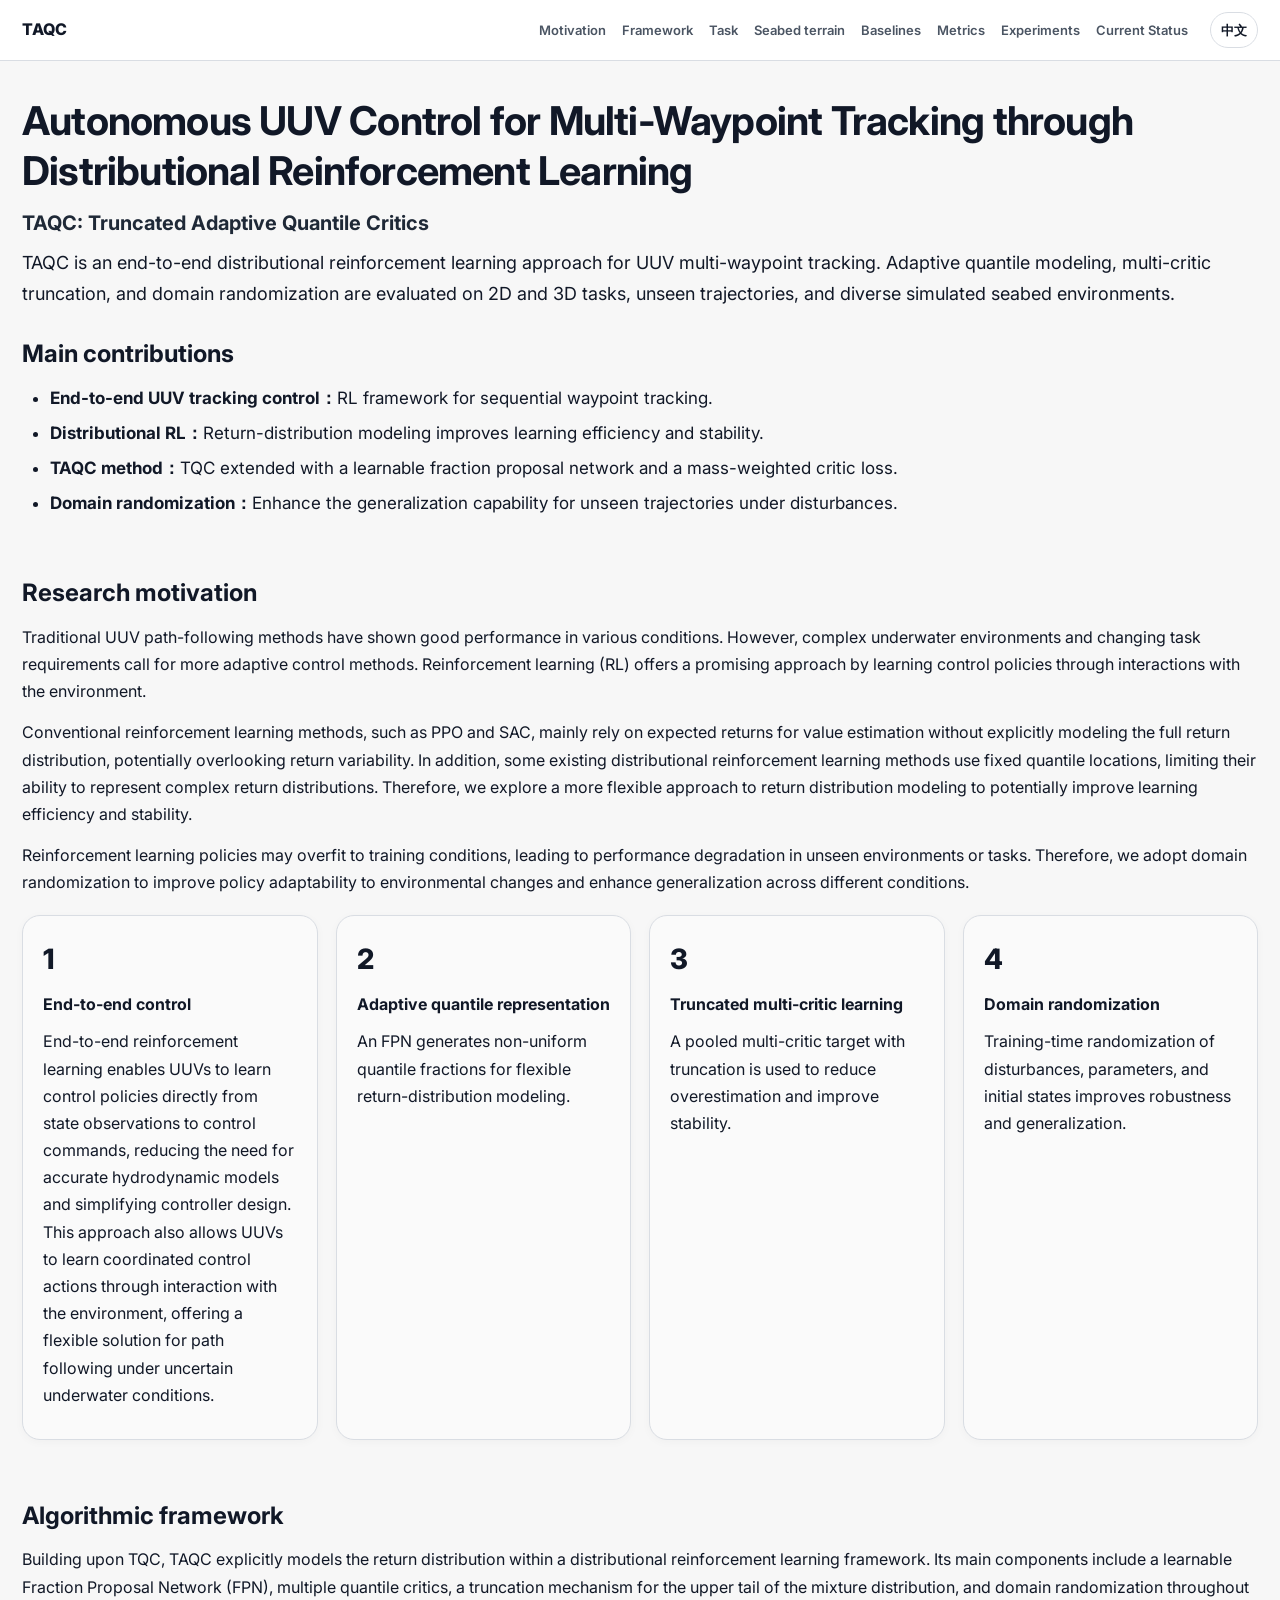
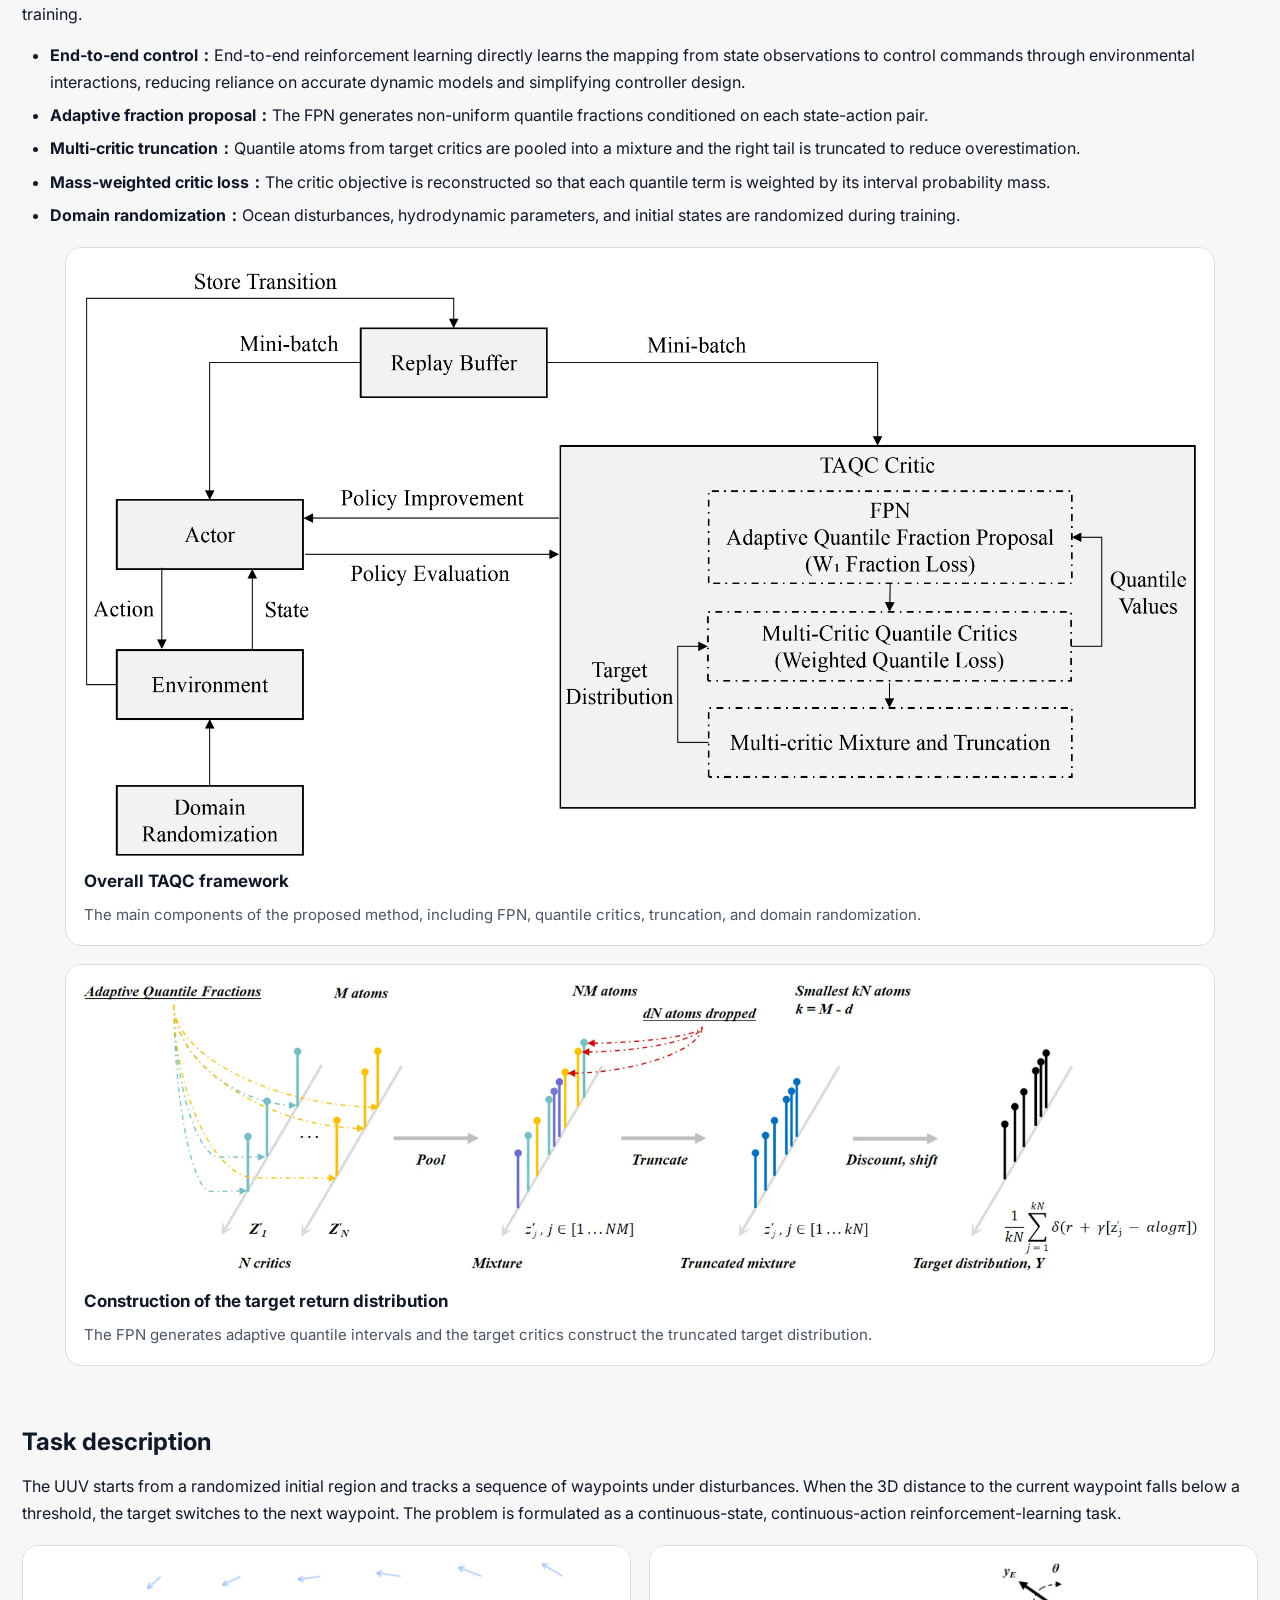
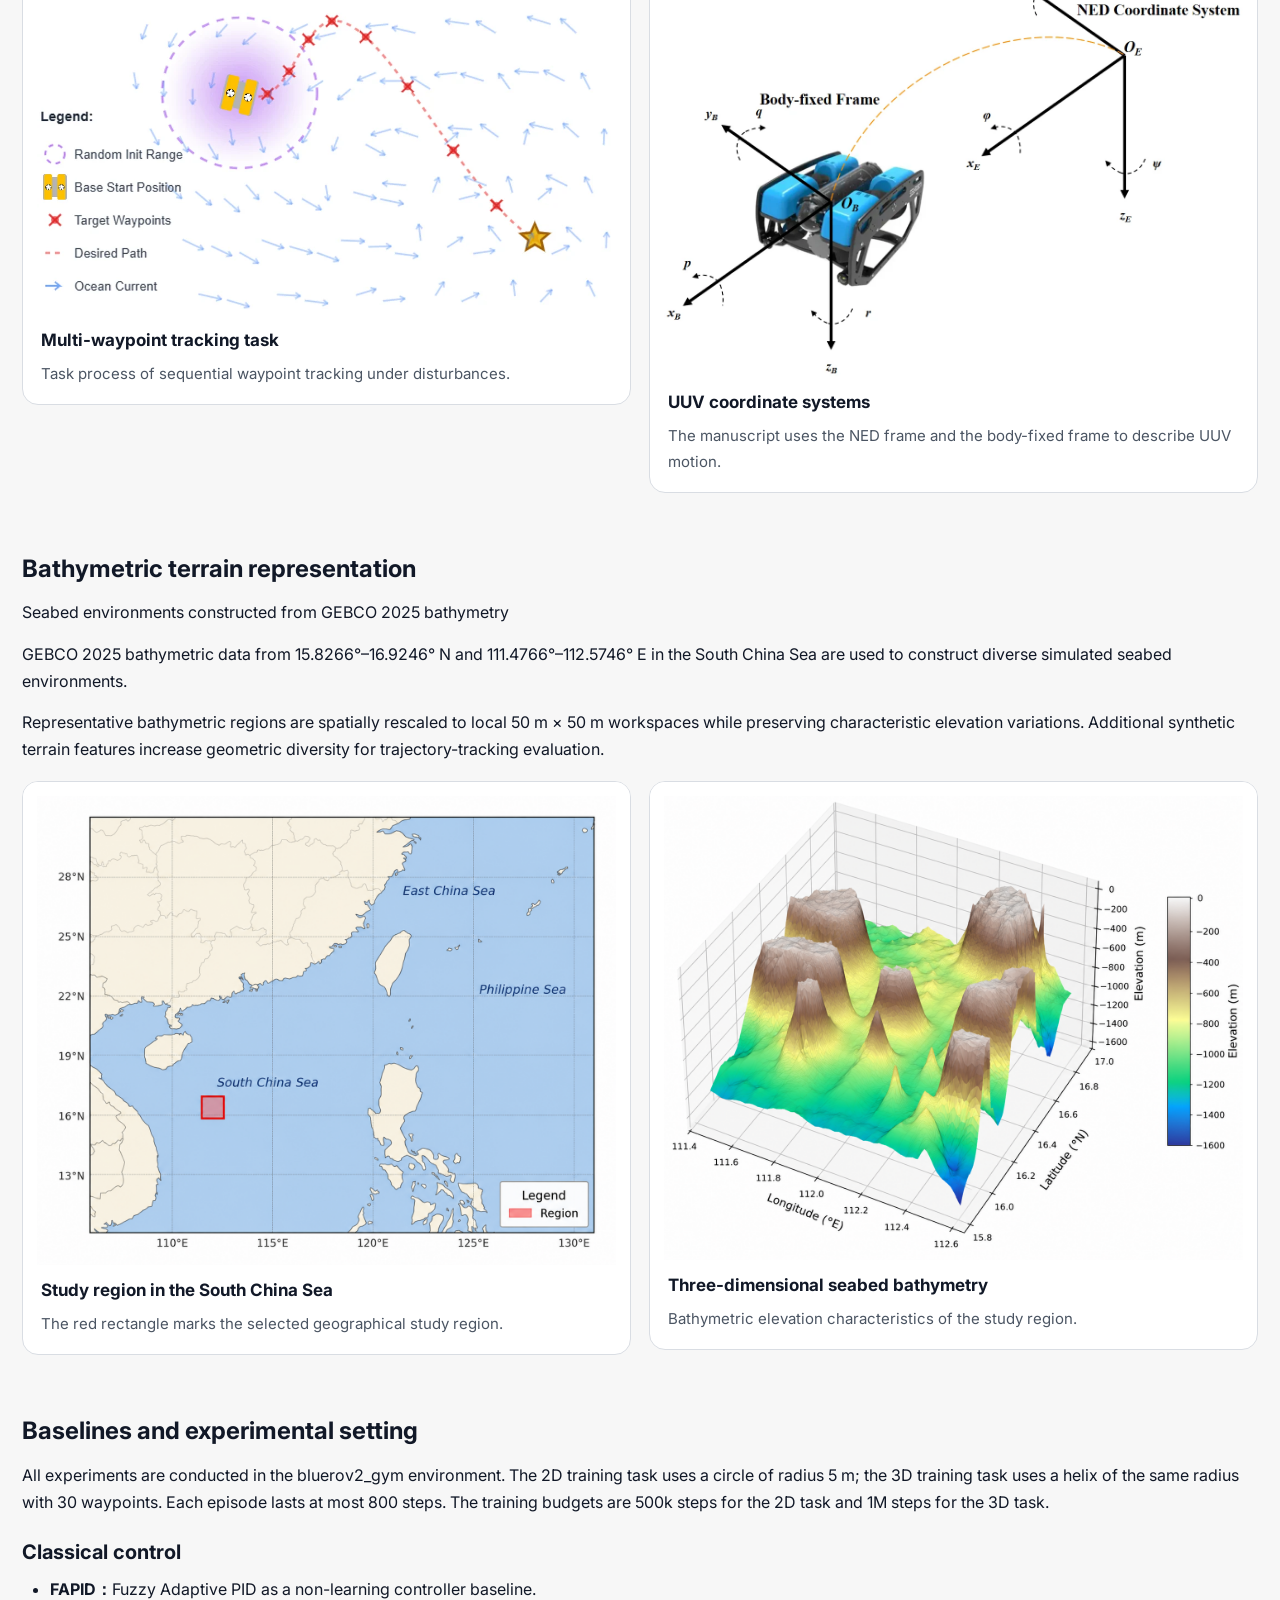
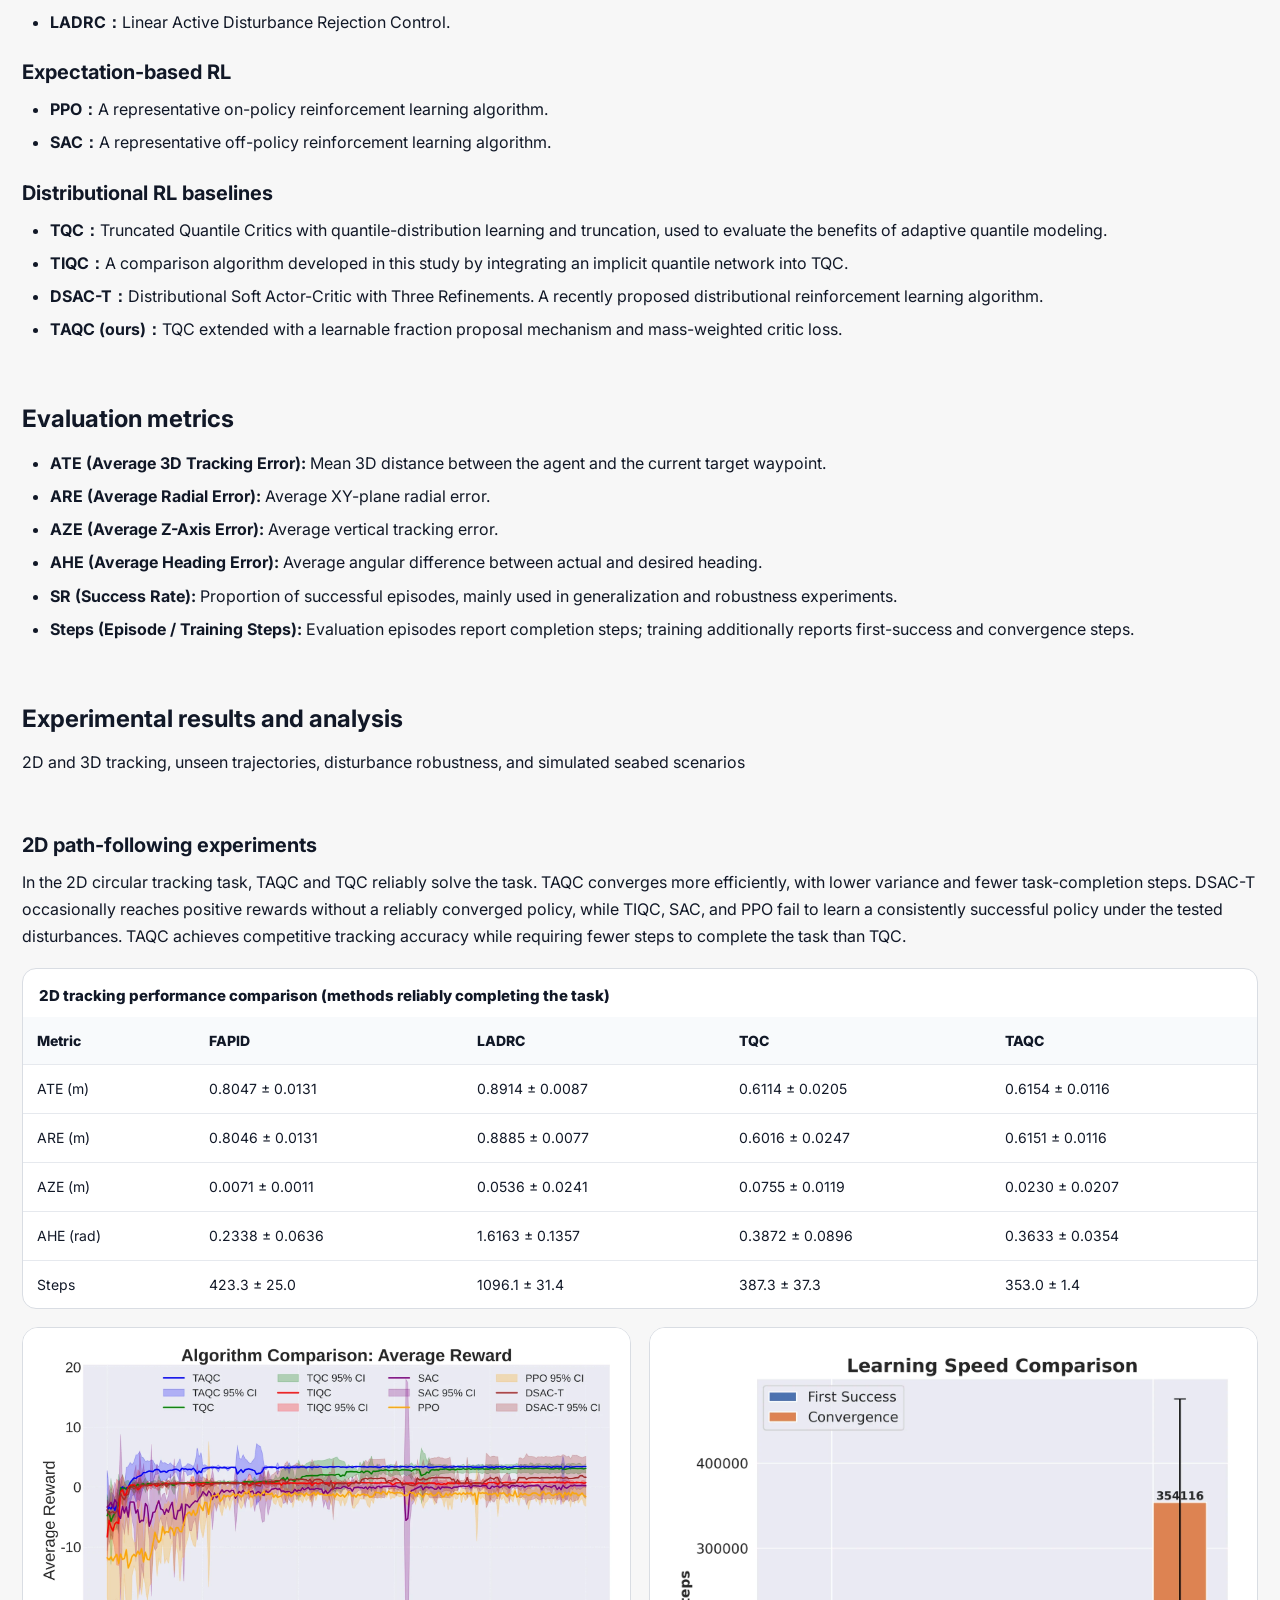
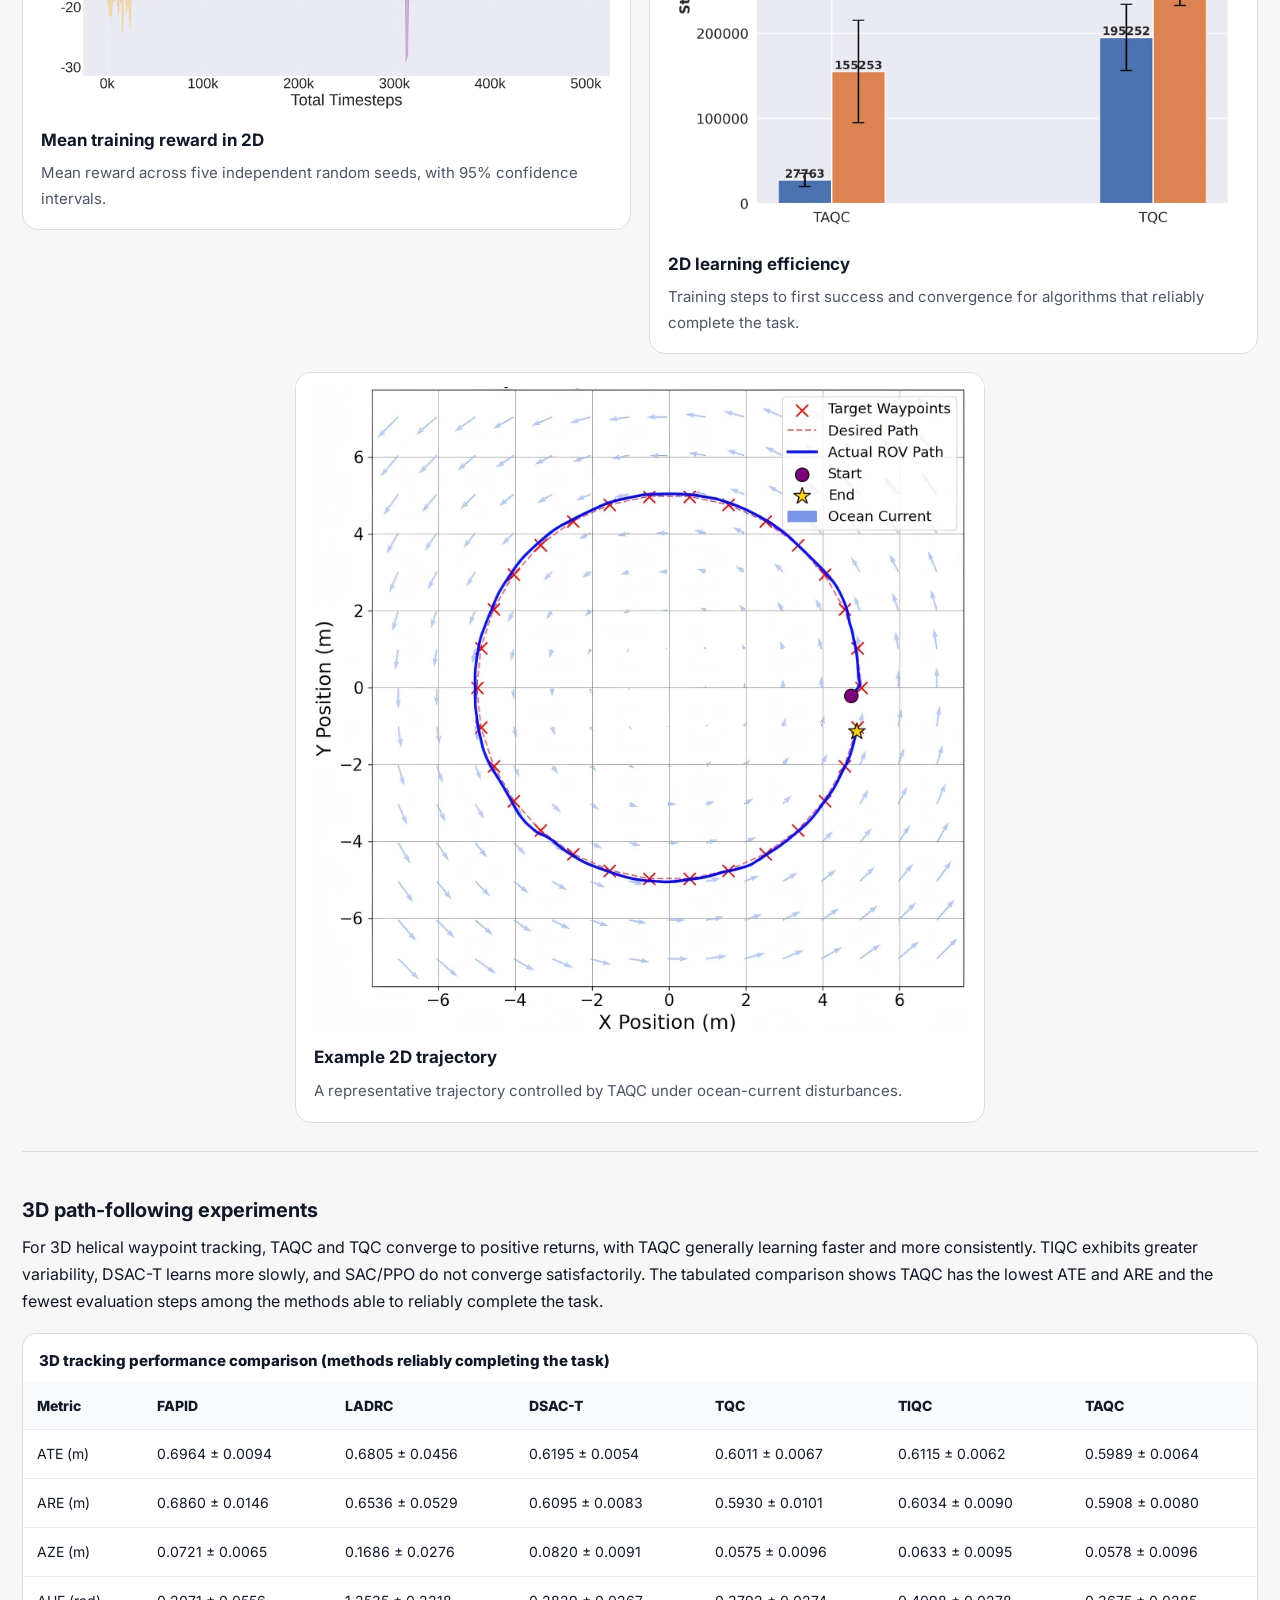
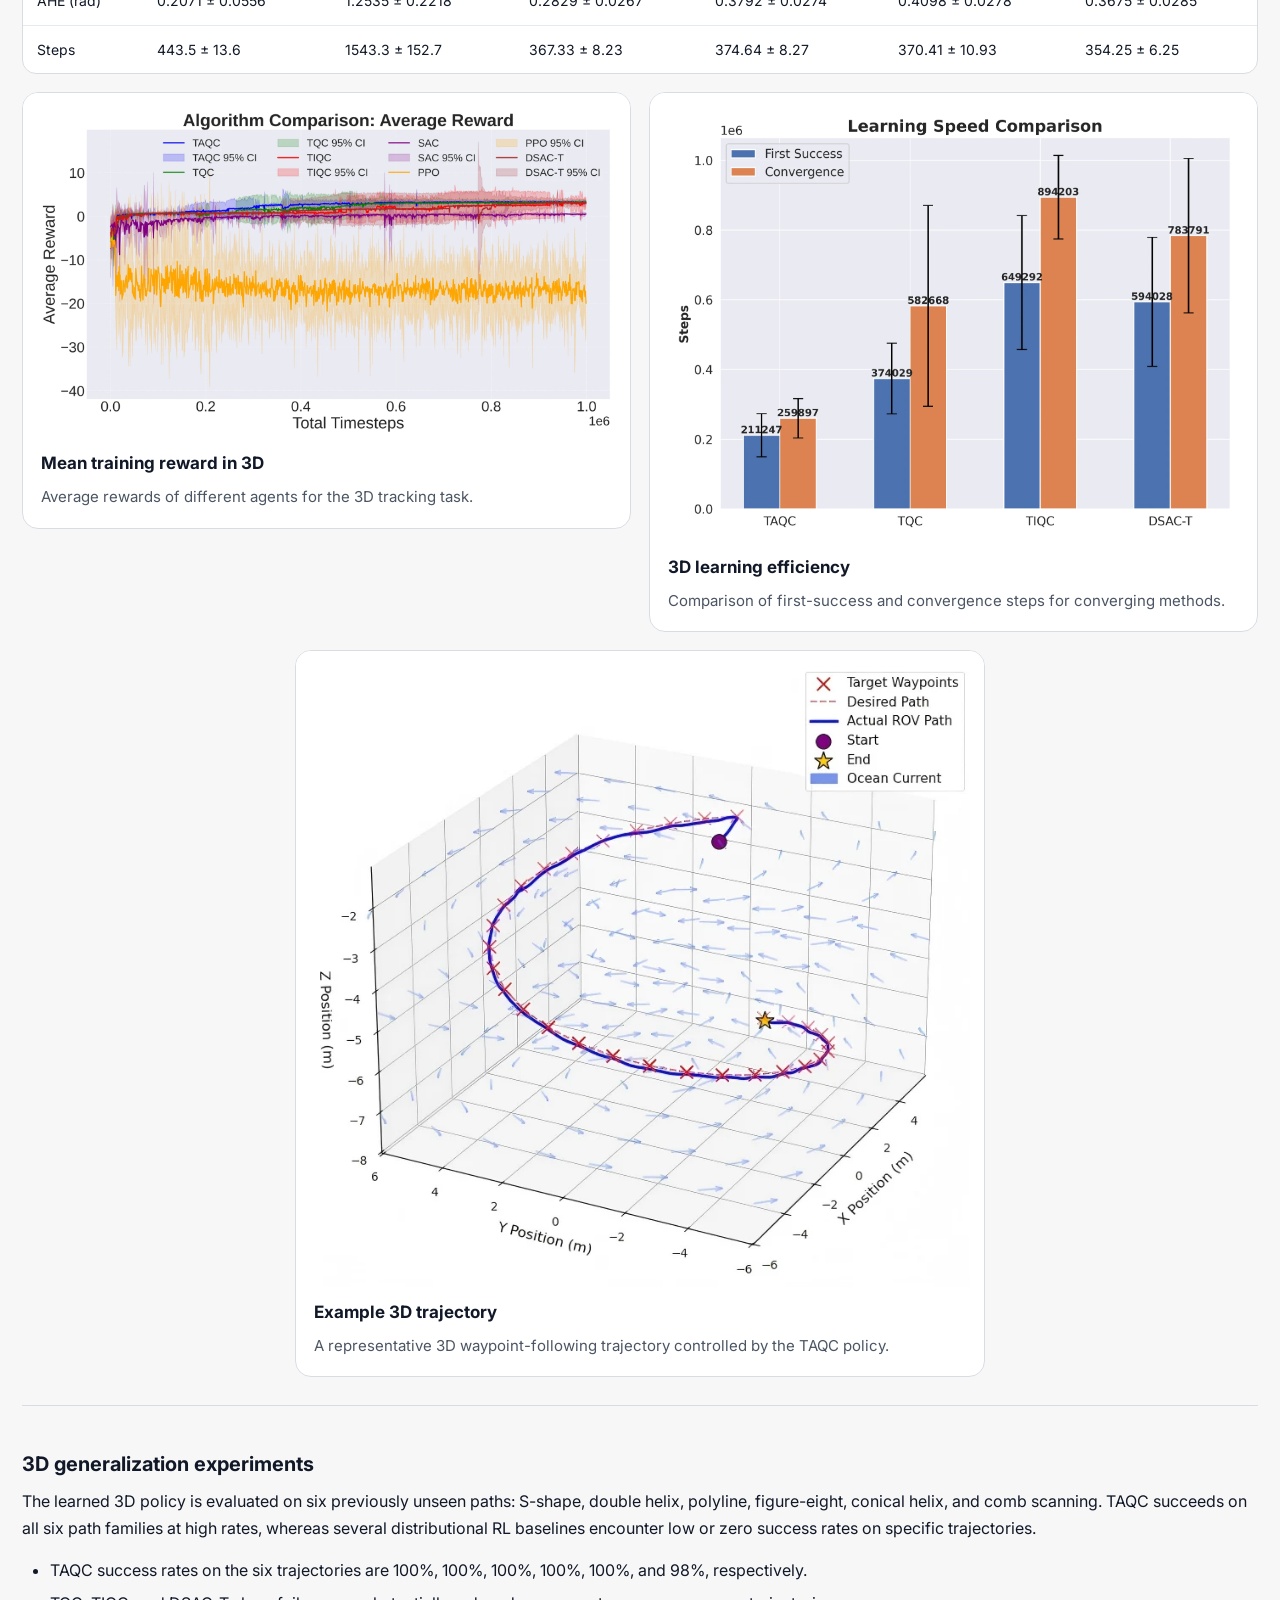
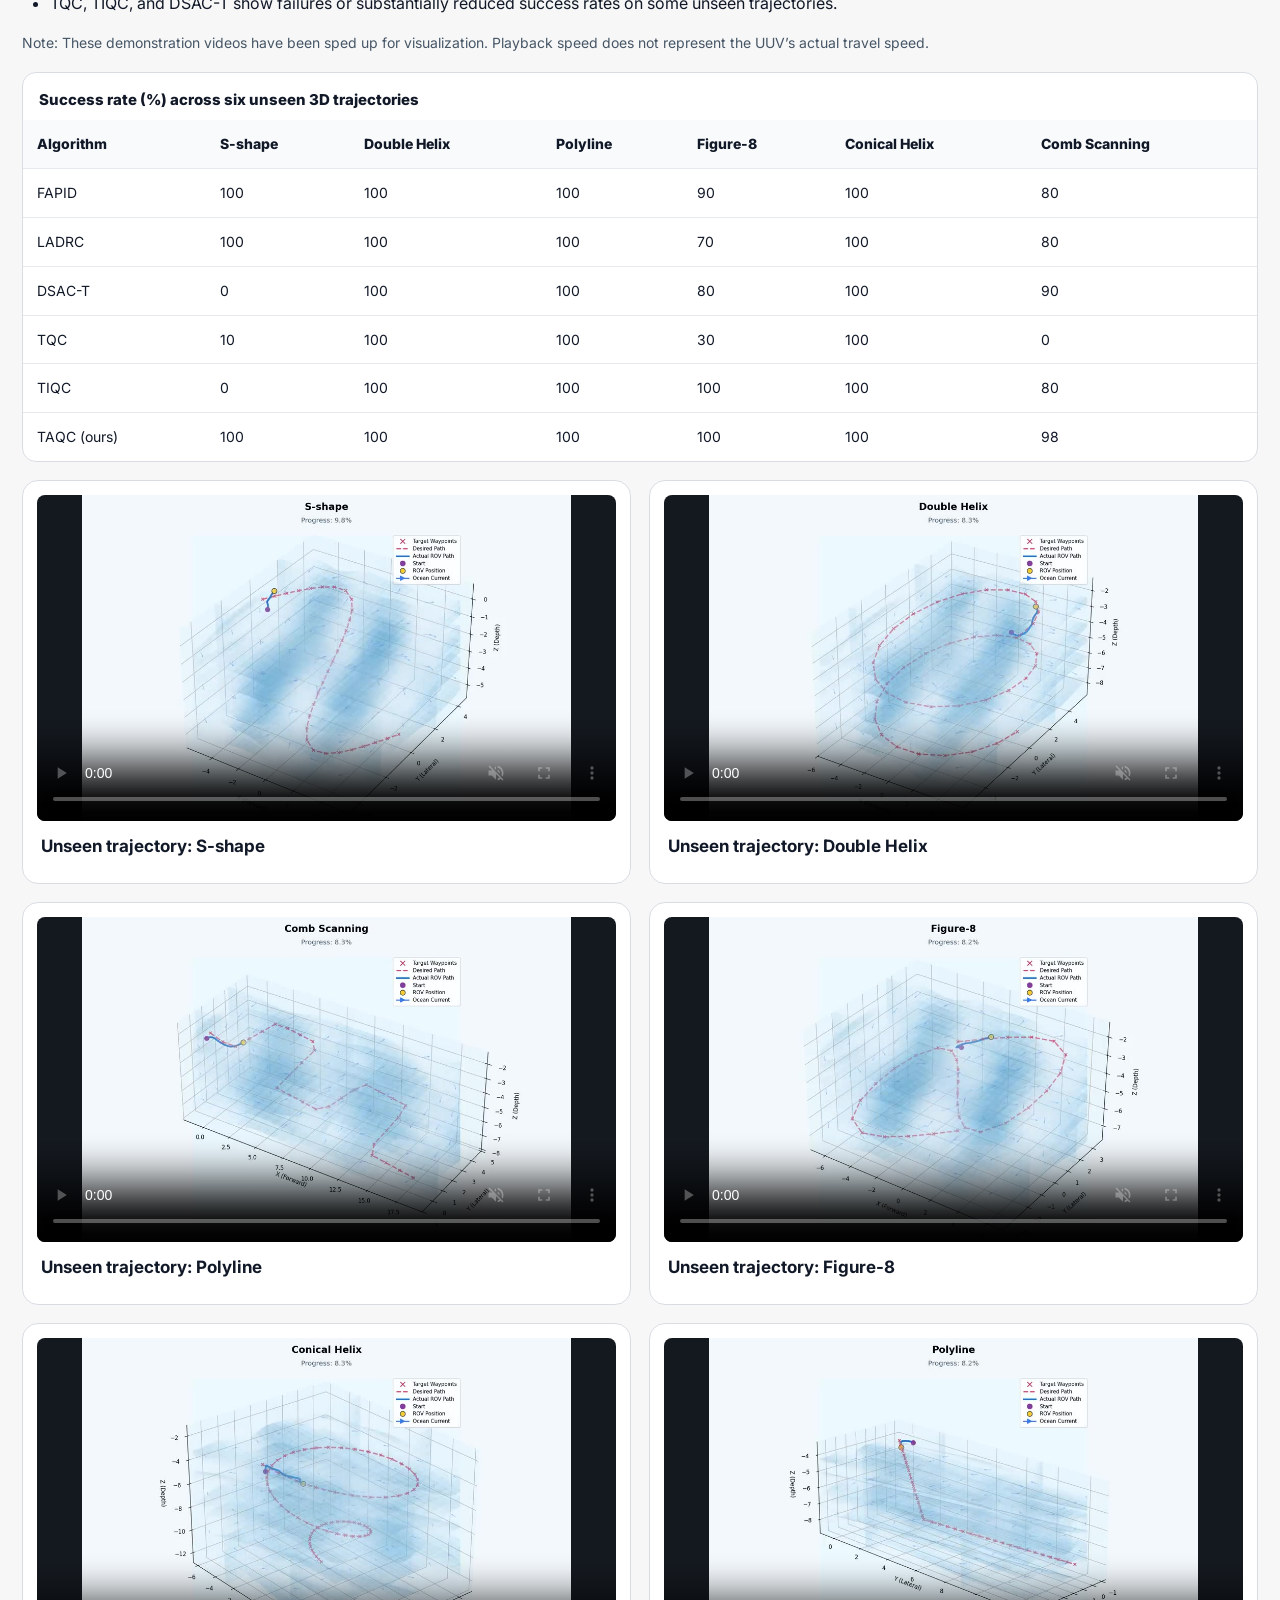
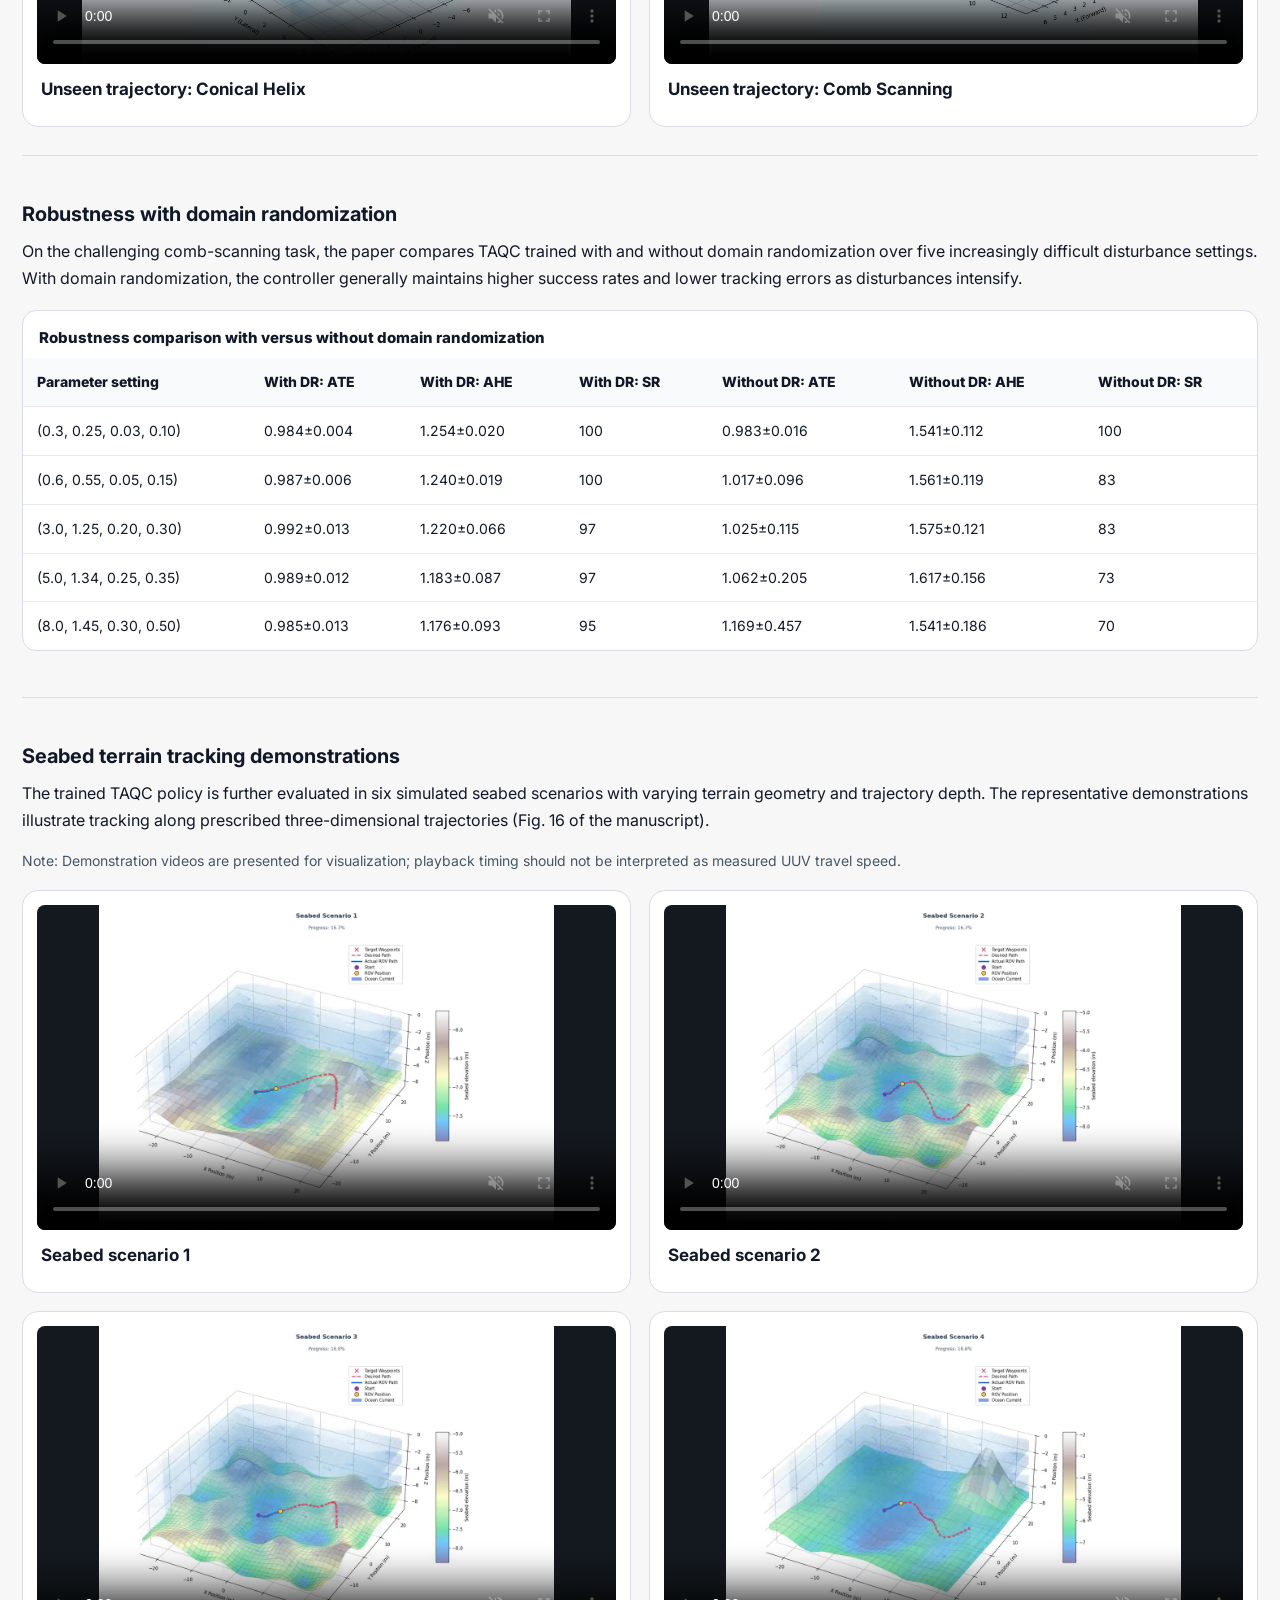
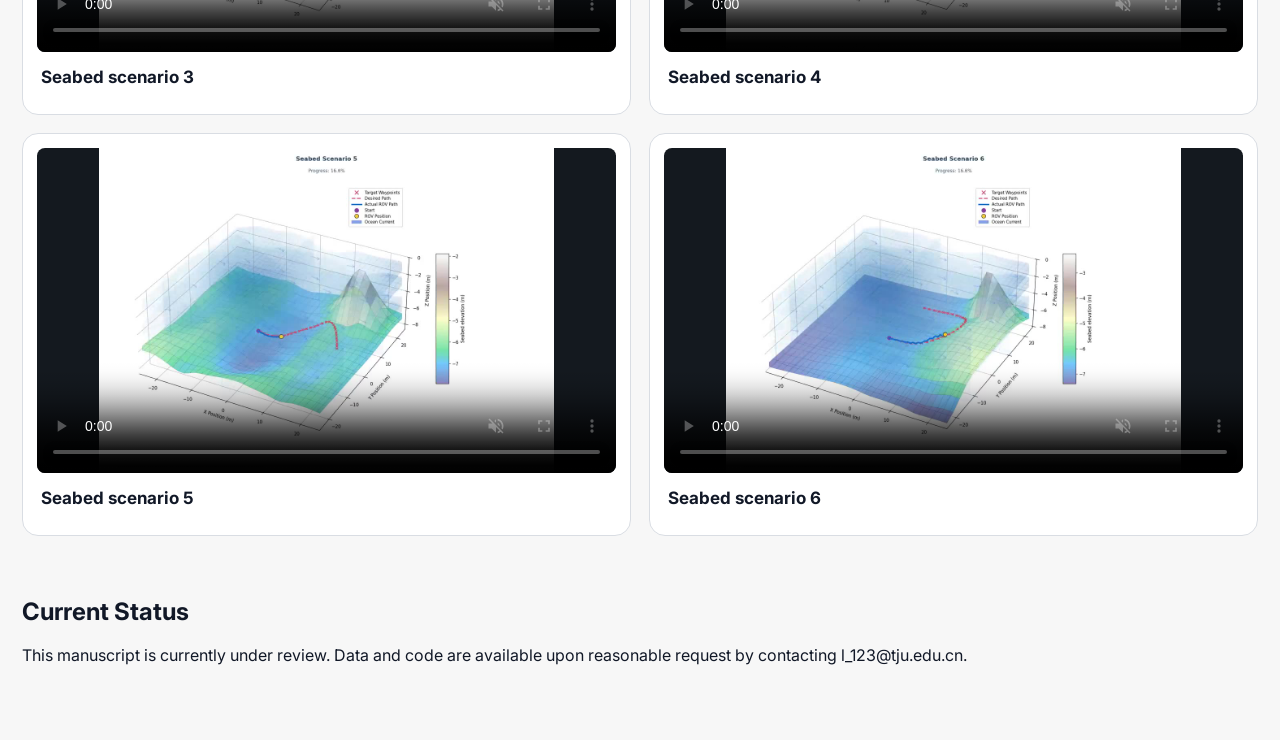
<file: index.html>
<!doctype html>
<html lang="en">
<head>
  <meta charset="utf-8">
  <meta name="viewport" content="width=device-width, initial-scale=1">
  <meta name="description" content="TAQC is an end-to-end distributional reinforcement learning approach for UUV multi-waypoint tracking. Adaptive quantile modeling, multi-critic truncation, and domain randomization are evaluated on 2D and 3D tasks, unseen trajectories, and diverse simulated seabed environments.">
  <title>Autonomous UUV Control for Multi-Waypoint Tracking through Distributional Reinforcement Learning</title>
  <link rel="stylesheet" href="assets/style.css">
</head>
<body>
<header class="topbar">
  <div class="bar-inner">
    <a class="brand" href="#top">TAQC</a>
    <nav><a href="#motivation">Motivation</a><a href="#framework">Framework</a><a href="#task">Task</a><a href="#terrain">Seabed terrain</a><a href="#baselines">Baselines</a><a href="#metrics">Metrics</a><a href="#experiments">Experiments</a><a href="#conclusion">Current Status</a></nav>
    <a class="lang" href="cn/index.html">中文</a>
  </div>
</header>
<main class="page" id="top">
  <section class="landing">
    <h1>Autonomous UUV Control for Multi-Waypoint Tracking through Distributional Reinforcement Learning</h1>
    <div class="subtitle">TAQC: Truncated Adaptive Quantile Critics</div>
    <p class="intro">TAQC is an end-to-end distributional reinforcement learning approach for UUV multi-waypoint tracking. Adaptive quantile modeling, multi-critic truncation, and domain randomization are evaluated on 2D and 3D tasks, unseen trajectories, and diverse simulated seabed environments.</p>

    <h2>Main contributions</h2>
    <ul class="feature-bullets"><li><b>End-to-end UUV tracking control：</b>RL framework for sequential waypoint tracking.</li><li><b>Distributional RL：</b>Return-distribution modeling improves learning efficiency and stability.</li><li><b>TAQC method：</b>TQC extended with a learnable fraction proposal network and a mass-weighted critic loss.</li><li><b>Domain randomization：</b>Enhance the generalization capability for unseen trajectories under disturbances.</li></ul>

    <section id="motivation" class="section first-section">
      <h2>Research motivation</h2>
      <div class="text-block"><p>Traditional UUV path-following methods have shown good performance in various conditions. However, complex underwater environments and changing task requirements call for more adaptive control methods. Reinforcement learning (RL) offers a promising approach by learning control policies through interactions with the environment.</p><p>Conventional reinforcement learning methods, such as PPO and SAC, mainly rely on expected returns for value estimation without explicitly modeling the full return distribution, potentially overlooking return variability. In addition, some existing distributional reinforcement learning methods use fixed quantile locations, limiting their ability to represent complex return distributions. Therefore, we explore a more flexible approach to return distribution modeling to potentially improve learning efficiency and stability.</p><p>Reinforcement learning policies may overfit to training conditions, leading to performance degradation in unseen environments or tasks. Therefore, we adopt domain randomization to improve policy adaptability to environmental changes and enhance generalization across different conditions.</p></div>
      <div class="summary-grid"><div class="summary-card"><div class="num">1</div><p><b>End-to-end control</b></p><p>End-to-end reinforcement learning enables UUVs to learn control policies directly from state observations to control commands, reducing the need for accurate hydrodynamic models and simplifying controller design. This approach also allows UUVs to learn coordinated control actions through interaction with the environment, offering a flexible solution for path following under uncertain underwater conditions.</p></div><div class="summary-card"><div class="num">2</div><p><b>Adaptive quantile representation</b></p><p>An FPN generates non-uniform quantile fractions for flexible return-distribution modeling.</p></div><div class="summary-card"><div class="num">3</div><p><b>Truncated multi-critic learning</b></p><p>A pooled multi-critic target with truncation is used to reduce overestimation and improve stability.</p></div><div class="summary-card"><div class="num">4</div><p><b>Domain randomization</b></p><p>Training-time randomization of disturbances, parameters, and initial states improves robustness and generalization.</p></div></div>
    </section>
  </section>

  <section id="framework" class="section">
    <h2>Algorithmic framework</h2>
    <p>Building upon TQC, TAQC explicitly models the return distribution within a distributional reinforcement learning framework. Its main components include a learnable Fraction Proposal Network (FPN), multiple quantile critics, a truncation mechanism for the upper tail of the mixture distribution, and domain randomization throughout training.</p>
    <ul>
      <li><b>End-to-end control：</b>End-to-end reinforcement learning directly learns the mapping from state observations to control commands through environmental interactions, reducing reliance on accurate dynamic models and simplifying controller design. </li><li><b>Adaptive fraction proposal：</b>The FPN generates non-uniform quantile fractions conditioned on each state-action pair. </li><li><b>Multi-critic truncation：</b>Quantile atoms from target critics are pooled into a mixture and the right tail is truncated to reduce overestimation. </li><li><b>Mass-weighted critic loss：</b>The critic objective is reconstructed so that each quantile term is weighted by its interval probability mass. </li><li><b>Domain randomization：</b>Ocean disturbances, hydrodynamic parameters, and initial states are randomized during training. </li>
    </ul>
    <div class="figure-stack framework-figures">
    <figure class="paper-figure wide">
      <a href="assets/img/com_clean.png" target="_blank" aria-label="Open full image">
        <img src="assets/img/com_clean.png" alt="Overall TAQC framework" loading="lazy">
      </a>
      <figcaption>
        <h4>Overall TAQC framework</h4>
        <p>The main components of the proposed method, including FPN, quantile critics, truncation, and domain randomization.</p>
      </figcaption>
    </figure>
    
    <figure class="paper-figure wide">
      <a href="assets/img/FPN.webp" target="_blank" aria-label="Open full image">
        <img src="assets/img/FPN.webp" alt="Construction of the target return distribution" loading="lazy">
      </a>
      <figcaption>
        <h4>Construction of the target return distribution</h4>
        <p>The FPN generates adaptive quantile intervals and the target critics construct the truncated target distribution.</p>
      </figcaption>
    </figure>
    </div>
  </section>

  <section id="task" class="section">
    <h2>Task description</h2>
    <p>The UUV starts from a randomized initial region and tracks a sequence of waypoints under disturbances. When the 3D distance to the current waypoint falls below a threshold, the target switches to the next waypoint. The problem is formulated as a continuous-state, continuous-action reinforcement-learning task.</p>
    <div class="figure-stack task-figures">
    <figure class="paper-figure medium">
      <a href="assets/img/example2.webp" target="_blank" aria-label="Open full image">
        <img src="assets/img/example2.webp" alt="Multi-waypoint tracking task" loading="lazy">
      </a>
      <figcaption>
        <h4>Multi-waypoint tracking task</h4>
        <p>Task process of sequential waypoint tracking under disturbances.</p>
      </figcaption>
    </figure>
    
    <figure class="paper-figure medium">
      <a href="assets/img/rov.webp" target="_blank" aria-label="Open full image">
        <img src="assets/img/rov.webp" alt="UUV coordinate systems" loading="lazy">
      </a>
      <figcaption>
        <h4>UUV coordinate systems</h4>
        <p>The manuscript uses the NED frame and the body-fixed frame to describe UUV motion.</p>
      </figcaption>
    </figure>
    </div>
  </section>

  <section id="terrain" class="section">
      <h2>Bathymetric terrain representation</h2>
      <p class="section-subtitle">Seabed environments constructed from GEBCO 2025 bathymetry</p>
      <div class="text-block"><p>GEBCO 2025 bathymetric data from 15.8266°–16.9246° N and 111.4766°–112.5746° E in the South China Sea are used to construct diverse simulated seabed environments.</p><p>Representative bathymetric regions are spatially rescaled to local 50 m × 50 m workspaces while preserving characteristic elevation variations. Additional synthetic terrain features increase geometric diversity for trajectory-tracking evaluation.</p></div>
      <div class="figure-stack terrain-figures">
    <figure class="paper-figure medium">
      <a href="assets/img/region.png" target="_blank" aria-label="Open full image">
        <img src="assets/img/region.png" alt="Study region in the South China Sea" loading="lazy">
      </a>
      <figcaption>
        <h4>Study region in the South China Sea</h4>
        <p>The red rectangle marks the selected geographical study region.</p>
      </figcaption>
    </figure>
    
    <figure class="paper-figure medium">
      <a href="assets/img/seabed.png" target="_blank" aria-label="Open full image">
        <img src="assets/img/seabed.png" alt="Three-dimensional seabed bathymetry" loading="lazy">
      </a>
      <figcaption>
        <h4>Three-dimensional seabed bathymetry</h4>
        <p>Bathymetric elevation characteristics of the study region.</p>
      </figcaption>
    </figure>
    </div>
    </section>

  <section id="baselines" class="section">
    <h2>Baselines and experimental setting</h2>
    <p>All experiments are conducted in the bluerov2_gym environment. The 2D training task uses a circle of radius 5 m; the 3D training task uses a helix of the same radius with 30 waypoints. Each episode lasts at most 800 steps. The training budgets are 500k steps for the 2D task and 1M steps for the 3D task.</p>
    <h3>Classical control </h3><ul><li><b>FAPID：</b>Fuzzy Adaptive PID as a non-learning controller baseline. </li><li><b>LADRC：</b>Linear Active Disturbance Rejection Control. </li></ul><h3>Expectation-based RL </h3><ul><li><b>PPO：</b>A representative on-policy reinforcement learning algorithm. </li><li><b>SAC：</b>A representative off-policy reinforcement learning algorithm. </li></ul><h3>Distributional RL baselines </h3><ul><li><b>TQC：</b>Truncated Quantile Critics with quantile-distribution learning and truncation, used to evaluate the benefits of adaptive quantile modeling. </li><li><b>TIQC：</b>A comparison algorithm developed in this study by integrating an implicit quantile network into TQC. </li><li><b>DSAC-T：</b>Distributional Soft Actor-Critic with Three Refinements. A recently proposed distributional reinforcement learning algorithm. </li><li><b>TAQC (ours)：</b>TQC extended with a learnable fraction proposal mechanism and mass-weighted critic loss. </li></ul>
  </section>

  <section id="metrics" class="section">
    <h2>Evaluation metrics</h2>
    <ul><li><b>ATE (Average 3D Tracking Error):</b> Mean 3D distance between the agent and the current target waypoint. </li><li><b>ARE (Average Radial Error):</b> Average XY-plane radial error. </li><li><b>AZE (Average Z-Axis Error):</b> Average vertical tracking error. </li><li><b>AHE (Average Heading Error):</b> Average angular difference between actual and desired heading. </li><li><b>SR (Success Rate):</b> Proportion of successful episodes, mainly used in generalization and robustness experiments. </li><li><b>Steps (Episode / Training Steps):</b> Evaluation episodes report completion steps; training additionally reports first-success and convergence steps. </li></ul>
  </section>

  <section id="experiments" class="section">
    <h2>Experimental results and analysis</h2>
    <p>2D and 3D tracking, unseen trajectories, disturbance robustness, and simulated seabed scenarios</p>
    
        <div class="subsection">
          <h3>2D path-following experiments</h3>
          <p>In the 2D circular tracking task, TAQC and TQC reliably solve the task. TAQC converges more efficiently, with lower variance and fewer task-completion steps. DSAC-T occasionally reaches positive rewards without a reliably converged policy, while TIQC, SAC, and PPO fail to learn a consistently successful policy under the tested disturbances. TAQC achieves competitive tracking accuracy while requiring fewer steps to complete the task than TQC.</p>
          
          
          
    <div class="table-wrap">
      <div class="table-caption">2D tracking performance comparison (methods reliably completing the task)</div>
      <table>
        <thead><tr><th>Metric</th><th>FAPID</th><th>LADRC</th><th>TQC</th><th>TAQC</th></tr></thead>
        <tbody><tr><td>ATE (m)</td><td>0.8047 ± 0.0131</td><td>0.8914 ± 0.0087</td><td>0.6114 ± 0.0205</td><td>0.6154 ± 0.0116</td></tr><tr><td>ARE (m)</td><td>0.8046 ± 0.0131</td><td>0.8885 ± 0.0077</td><td>0.6016 ± 0.0247</td><td>0.6151 ± 0.0116</td></tr><tr><td>AZE (m)</td><td>0.0071 ± 0.0011</td><td>0.0536 ± 0.0241</td><td>0.0755 ± 0.0119</td><td>0.0230 ± 0.0207</td></tr><tr><td>AHE (rad)</td><td>0.2338 ± 0.0636</td><td>1.6163 ± 0.1357</td><td>0.3872 ± 0.0896</td><td>0.3633 ± 0.0354</td></tr><tr><td>Steps</td><td>423.3 ± 25.0</td><td>1096.1 ± 31.4</td><td>387.3 ± 37.3</td><td>353.0 ± 1.4</td></tr></tbody>
      </table>
    </div>
    
          <div class="figure-row two-up training-row">
    <figure class="paper-figure medium">
      <a href="assets/img/2D__algorithms_reward_comparison.webp" target="_blank" aria-label="Open full image">
        <img src="assets/img/2D__algorithms_reward_comparison.webp" alt="Mean training reward in 2D" loading="lazy">
      </a>
      <figcaption>
        <h4>Mean training reward in 2D</h4>
        <p>Mean reward across five independent random seeds, with 95% confidence intervals.</p>
      </figcaption>
    </figure>
    
    <figure class="paper-figure medium">
      <a href="assets/img/2D__combo_steps.webp" target="_blank" aria-label="Open full image">
        <img src="assets/img/2D__combo_steps.webp" alt="2D learning efficiency" loading="lazy">
      </a>
      <figcaption>
        <h4>2D learning efficiency</h4>
        <p>Training steps to first success and convergence for algorithms that reliably complete the task.</p>
      </figcaption>
    </figure>
    </div>
        <div class="trajectory-row">
    <figure class="paper-figure medium">
      <a href="assets/img/2D__2d.webp" target="_blank" aria-label="Open full image">
        <img src="assets/img/2D__2d.webp" alt="Example 2D trajectory" loading="lazy">
      </a>
      <figcaption>
        <h4>Example 2D trajectory</h4>
        <p>A representative trajectory controlled by TAQC under ocean-current disturbances.</p>
      </figcaption>
    </figure>
    </div>
        </div>
        
        <div class="subsection">
          <h3>3D path-following experiments</h3>
          <p>For 3D helical waypoint tracking, TAQC and TQC converge to positive returns, with TAQC generally learning faster and more consistently. TIQC exhibits greater variability, DSAC-T learns more slowly, and SAC/PPO do not converge satisfactorily. The tabulated comparison shows TAQC has the lowest ATE and ARE and the fewest evaluation steps among the methods able to reliably complete the task.</p>
          
          
          
    <div class="table-wrap">
      <div class="table-caption">3D tracking performance comparison (methods reliably completing the task)</div>
      <table>
        <thead><tr><th>Metric</th><th>FAPID</th><th>LADRC</th><th>DSAC-T</th><th>TQC</th><th>TIQC</th><th>TAQC</th></tr></thead>
        <tbody><tr><td>ATE (m)</td><td>0.6964 ± 0.0094</td><td>0.6805 ± 0.0456</td><td>0.6195 ± 0.0054</td><td>0.6011 ± 0.0067</td><td>0.6115 ± 0.0062</td><td>0.5989 ± 0.0064</td></tr><tr><td>ARE (m)</td><td>0.6860 ± 0.0146</td><td>0.6536 ± 0.0529</td><td>0.6095 ± 0.0083</td><td>0.5930 ± 0.0101</td><td>0.6034 ± 0.0090</td><td>0.5908 ± 0.0080</td></tr><tr><td>AZE (m)</td><td>0.0721 ± 0.0065</td><td>0.1686 ± 0.0276</td><td>0.0820 ± 0.0091</td><td>0.0575 ± 0.0096</td><td>0.0633 ± 0.0095</td><td>0.0578 ± 0.0096</td></tr><tr><td>AHE (rad)</td><td>0.2071 ± 0.0556</td><td>1.2535 ± 0.2218</td><td>0.2829 ± 0.0267</td><td>0.3792 ± 0.0274</td><td>0.4098 ± 0.0278</td><td>0.3675 ± 0.0285</td></tr><tr><td>Steps</td><td>443.5 ± 13.6</td><td>1543.3 ± 152.7</td><td>367.33 ± 8.23</td><td>374.64 ± 8.27</td><td>370.41 ± 10.93</td><td>354.25 ± 6.25</td></tr></tbody>
      </table>
    </div>
    
          <div class="figure-row two-up training-row">
    <figure class="paper-figure medium">
      <a href="assets/img/3D__algorithm_comparison_rewards_by_timestep.webp" target="_blank" aria-label="Open full image">
        <img src="assets/img/3D__algorithm_comparison_rewards_by_timestep.webp" alt="Mean training reward in 3D" loading="lazy">
      </a>
      <figcaption>
        <h4>Mean training reward in 3D</h4>
        <p>Average rewards of different agents for the 3D tracking task.</p>
      </figcaption>
    </figure>
    
    <figure class="paper-figure medium">
      <a href="assets/img/3D__combo_steps.webp" target="_blank" aria-label="Open full image">
        <img src="assets/img/3D__combo_steps.webp" alt="3D learning efficiency" loading="lazy">
      </a>
      <figcaption>
        <h4>3D learning efficiency</h4>
        <p>Comparison of first-success and convergence steps for converging methods.</p>
      </figcaption>
    </figure>
    </div>
        <div class="trajectory-row">
    <figure class="paper-figure medium">
      <a href="assets/img/3D__3D.webp" target="_blank" aria-label="Open full image">
        <img src="assets/img/3D__3D.webp" alt="Example 3D trajectory" loading="lazy">
      </a>
      <figcaption>
        <h4>Example 3D trajectory</h4>
        <p>A representative 3D waypoint-following trajectory controlled by the TAQC policy.</p>
      </figcaption>
    </figure>
    </div>
        </div>
        
        <div class="subsection">
          <h3>3D generalization experiments</h3>
          <p>The learned 3D policy is evaluated on six previously unseen paths: S-shape, double helix, polyline, figure-eight, conical helix, and comb scanning. TAQC succeeds on all six path families at high rates, whereas several distributional RL baselines encounter low or zero success rates on specific trajectories.</p>
          <ul><li>TAQC success rates on the six trajectories are 100%, 100%, 100%, 100%, 100%, and 98%, respectively.</li><li>TQC, TIQC, and DSAC-T show failures or substantially reduced success rates on some unseen trajectories.</li></ul>
          <p class="video-speed-note">Note: These demonstration videos have been sped up for visualization. Playback speed does not represent the UUV’s actual travel speed.</p>
          
    <div class="table-wrap">
      <div class="table-caption">Success rate (%) across six unseen 3D trajectories</div>
      <table>
        <thead><tr><th>Algorithm</th><th>S-shape</th><th>Double Helix</th><th>Polyline</th><th>Figure-8</th><th>Conical Helix</th><th>Comb Scanning</th></tr></thead>
        <tbody><tr><td>FAPID</td><td>100</td><td>100</td><td>100</td><td>90</td><td>100</td><td>80</td></tr><tr><td>LADRC</td><td>100</td><td>100</td><td>100</td><td>70</td><td>100</td><td>80</td></tr><tr><td>DSAC-T</td><td>0</td><td>100</td><td>100</td><td>80</td><td>100</td><td>90</td></tr><tr><td>TQC</td><td>10</td><td>100</td><td>100</td><td>30</td><td>100</td><td>0</td></tr><tr><td>TIQC</td><td>0</td><td>100</td><td>100</td><td>100</td><td>100</td><td>80</td></tr><tr><td>TAQC (ours)</td><td>100</td><td>100</td><td>100</td><td>100</td><td>100</td><td>98</td></tr></tbody>
      </table>
    </div>
    
          <div class="figure-stack experiment-figures">
    <figure class="paper-figure video-figure medium">
      <video class="auto-demo" controls autoplay muted loop playsinline preload="metadata" poster="assets/video/poster/s_path.jpg" aria-label="Unseen trajectory: S-shape">
        <source src="assets/video/s_path.mp4" type="video/mp4">
      </video>
      <figcaption>
        <h4>Unseen trajectory: S-shape</h4>
      </figcaption>
    </figure>
    
    <figure class="paper-figure video-figure medium">
      <video class="auto-demo" controls autoplay muted loop playsinline preload="metadata" poster="assets/video/poster/double_spiral.jpg" aria-label="Unseen trajectory: Double Helix">
        <source src="assets/video/double_spiral.mp4" type="video/mp4">
      </video>
      <figcaption>
        <h4>Unseen trajectory: Double Helix</h4>
      </figcaption>
    </figure>
    
    <figure class="paper-figure video-figure medium">
      <video class="auto-demo" controls autoplay muted loop playsinline preload="metadata" poster="assets/video/poster/square.jpg" aria-label="Unseen trajectory: Polyline">
        <source src="assets/video/square.mp4" type="video/mp4">
      </video>
      <figcaption>
        <h4>Unseen trajectory: Polyline</h4>
      </figcaption>
    </figure>
    
    <figure class="paper-figure video-figure medium">
      <video class="auto-demo" controls autoplay muted loop playsinline preload="metadata" poster="assets/video/poster/figure8.jpg" aria-label="Unseen trajectory: Figure-8">
        <source src="assets/video/figure8.mp4" type="video/mp4">
      </video>
      <figcaption>
        <h4>Unseen trajectory: Figure-8</h4>
      </figcaption>
    </figure>
    
    <figure class="paper-figure video-figure medium">
      <video class="auto-demo" controls autoplay muted loop playsinline preload="metadata" poster="assets/video/poster/conical_helix.jpg" aria-label="Unseen trajectory: Conical Helix">
        <source src="assets/video/conical_helix.mp4" type="video/mp4">
      </video>
      <figcaption>
        <h4>Unseen trajectory: Conical Helix</h4>
      </figcaption>
    </figure>
    
    <figure class="paper-figure video-figure medium">
      <video class="auto-demo" controls autoplay muted loop playsinline preload="metadata" poster="assets/video/poster/zigzag_3d.jpg" aria-label="Unseen trajectory: Comb Scanning">
        <source src="assets/video/zigzag_3d.mp4" type="video/mp4">
      </video>
      <figcaption>
        <h4>Unseen trajectory: Comb Scanning</h4>
      </figcaption>
    </figure>
    </div>
        </div>
        
        <div class="subsection">
          <h3>Robustness with domain randomization</h3>
          <p>On the challenging comb-scanning task, the paper compares TAQC trained with and without domain randomization over five increasingly difficult disturbance settings. With domain randomization, the controller generally maintains higher success rates and lower tracking errors as disturbances intensify.</p>
          
          
          
    <div class="table-wrap">
      <div class="table-caption">Robustness comparison with versus without domain randomization</div>
      <table>
        <thead><tr><th>Parameter setting</th><th>With DR: ATE</th><th>With DR: AHE</th><th>With DR: SR</th><th>Without DR: ATE</th><th>Without DR: AHE</th><th>Without DR: SR</th></tr></thead>
        <tbody><tr><td>(0.3, 0.25, 0.03, 0.10)</td><td>0.984±0.004</td><td>1.254±0.020</td><td>100</td><td>0.983±0.016</td><td>1.541±0.112</td><td>100</td></tr><tr><td>(0.6, 0.55, 0.05, 0.15)</td><td>0.987±0.006</td><td>1.240±0.019</td><td>100</td><td>1.017±0.096</td><td>1.561±0.119</td><td>83</td></tr><tr><td>(3.0, 1.25, 0.20, 0.30)</td><td>0.992±0.013</td><td>1.220±0.066</td><td>97</td><td>1.025±0.115</td><td>1.575±0.121</td><td>83</td></tr><tr><td>(5.0, 1.34, 0.25, 0.35)</td><td>0.989±0.012</td><td>1.183±0.087</td><td>97</td><td>1.062±0.205</td><td>1.617±0.156</td><td>73</td></tr><tr><td>(8.0, 1.45, 0.30, 0.50)</td><td>0.985±0.013</td><td>1.176±0.093</td><td>95</td><td>1.169±0.457</td><td>1.541±0.186</td><td>70</td></tr></tbody>
      </table>
    </div>
    
          <div class="figure-stack experiment-figures"></div>
        </div>
        
        <div class="subsection">
          <h3>Seabed terrain tracking demonstrations</h3>
          <p>The trained TAQC policy is further evaluated in six simulated seabed scenarios with varying terrain geometry and trajectory depth. The representative demonstrations illustrate tracking along prescribed three-dimensional trajectories (Fig. 16 of the manuscript).</p>
          
          <p class="video-speed-note">Note: Demonstration videos are presented for visualization; playback timing should not be interpreted as measured UUV travel speed.</p>
          
          <div class="figure-stack experiment-figures">
    <figure class="paper-figure video-figure medium">
      <video class="auto-demo" controls autoplay muted loop playsinline preload="metadata" poster="assets/video/poster/01.jpg" aria-label="Seabed scenario 1">
        <source src="assets/video/01.mp4" type="video/mp4">
      </video>
      <figcaption>
        <h4>Seabed scenario 1</h4>
      </figcaption>
    </figure>
    
    <figure class="paper-figure video-figure medium">
      <video class="auto-demo" controls autoplay muted loop playsinline preload="metadata" poster="assets/video/poster/02.jpg" aria-label="Seabed scenario 2">
        <source src="assets/video/02.mp4" type="video/mp4">
      </video>
      <figcaption>
        <h4>Seabed scenario 2</h4>
      </figcaption>
    </figure>
    
    <figure class="paper-figure video-figure medium">
      <video class="auto-demo" controls autoplay muted loop playsinline preload="metadata" poster="assets/video/poster/03.jpg" aria-label="Seabed scenario 3">
        <source src="assets/video/03.mp4" type="video/mp4">
      </video>
      <figcaption>
        <h4>Seabed scenario 3</h4>
      </figcaption>
    </figure>
    
    <figure class="paper-figure video-figure medium">
      <video class="auto-demo" controls autoplay muted loop playsinline preload="metadata" poster="assets/video/poster/04.jpg" aria-label="Seabed scenario 4">
        <source src="assets/video/04.mp4" type="video/mp4">
      </video>
      <figcaption>
        <h4>Seabed scenario 4</h4>
      </figcaption>
    </figure>
    
    <figure class="paper-figure video-figure medium">
      <video class="auto-demo" controls autoplay muted loop playsinline preload="metadata" poster="assets/video/poster/05.jpg" aria-label="Seabed scenario 5">
        <source src="assets/video/05.mp4" type="video/mp4">
      </video>
      <figcaption>
        <h4>Seabed scenario 5</h4>
      </figcaption>
    </figure>
    
    <figure class="paper-figure video-figure medium">
      <video class="auto-demo" controls autoplay muted loop playsinline preload="metadata" poster="assets/video/poster/06.jpg" aria-label="Seabed scenario 6">
        <source src="assets/video/06.mp4" type="video/mp4">
      </video>
      <figcaption>
        <h4>Seabed scenario 6</h4>
      </figcaption>
    </figure>
    </div>
        </div>
        
  </section>

  <section id="conclusion" class="section">
    <h2>Current Status</h2>
    <p>This manuscript is currently under review. Data and code are available upon reasonable request by contacting l_123@tju.edu.cn.</p>
  </section>

</main>
<script src="assets/js/video-autoplay.js" defer></script>
</body>
</html>
</file>
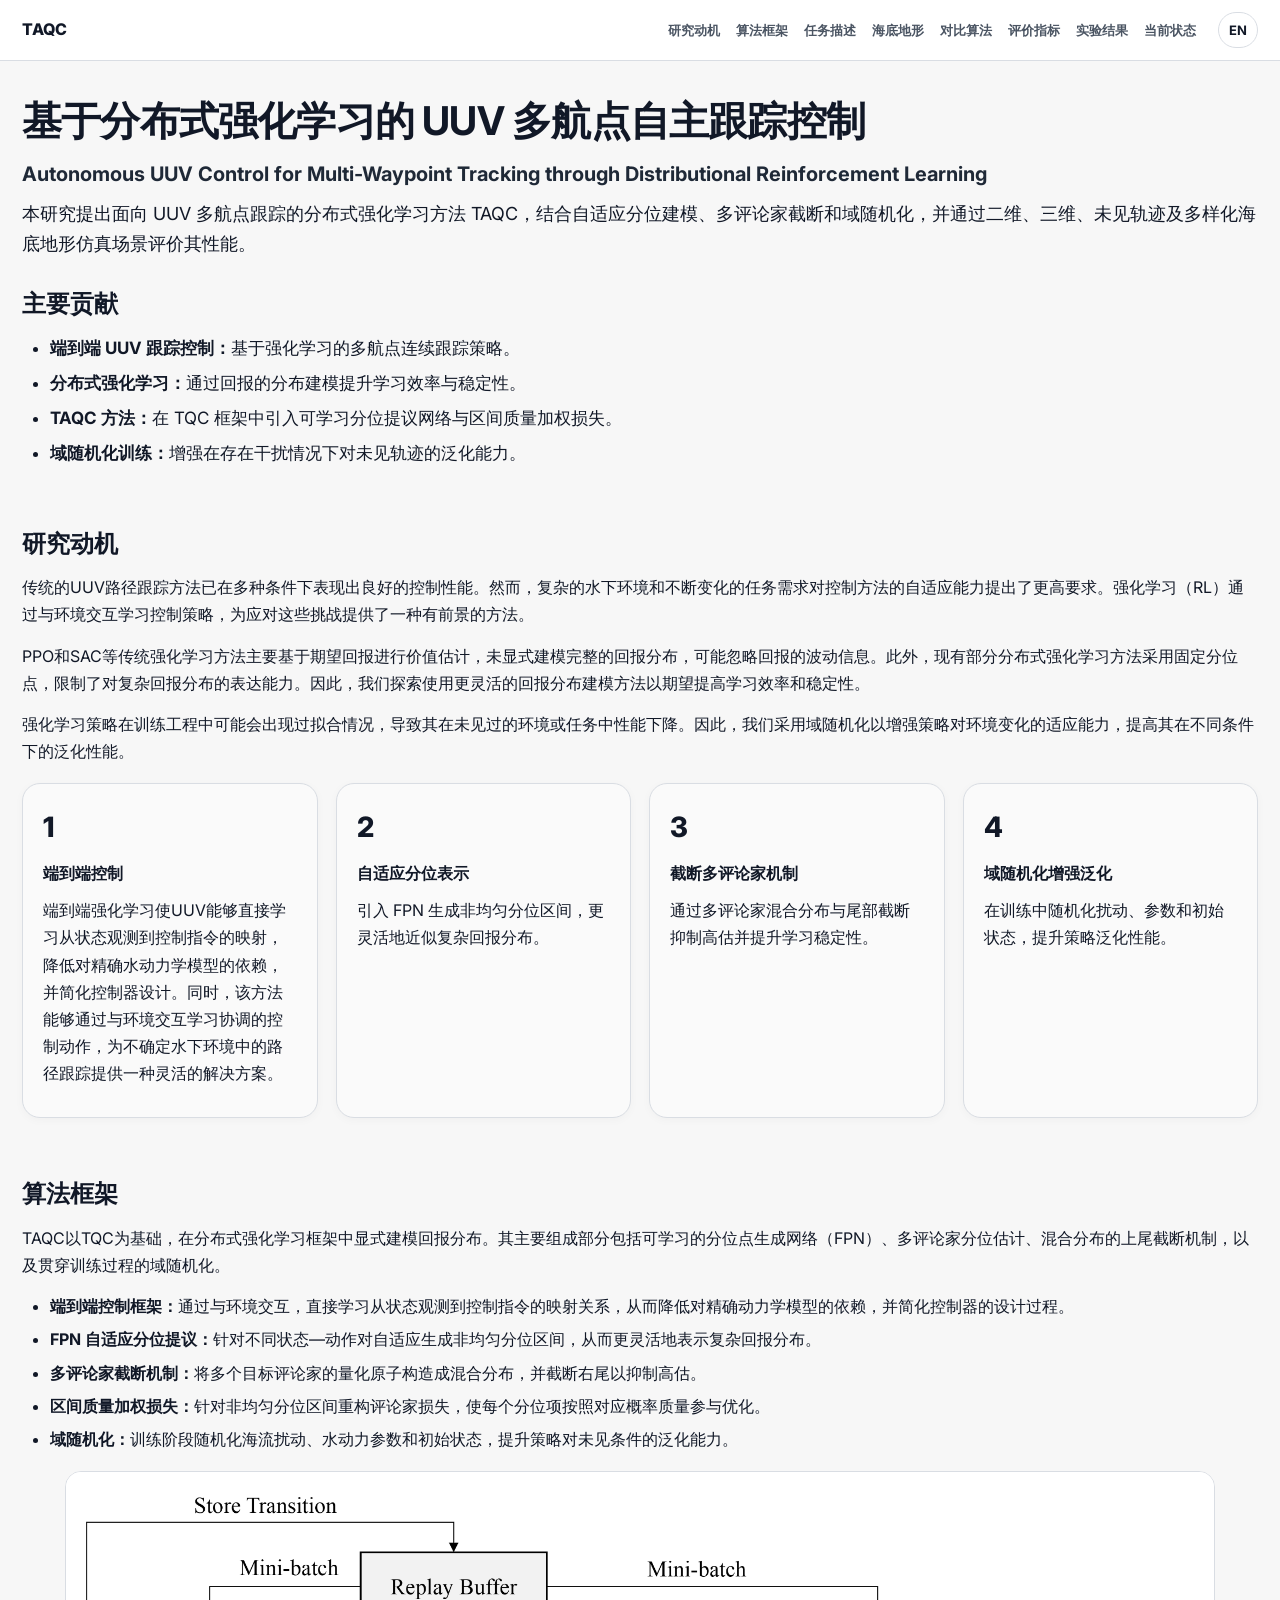
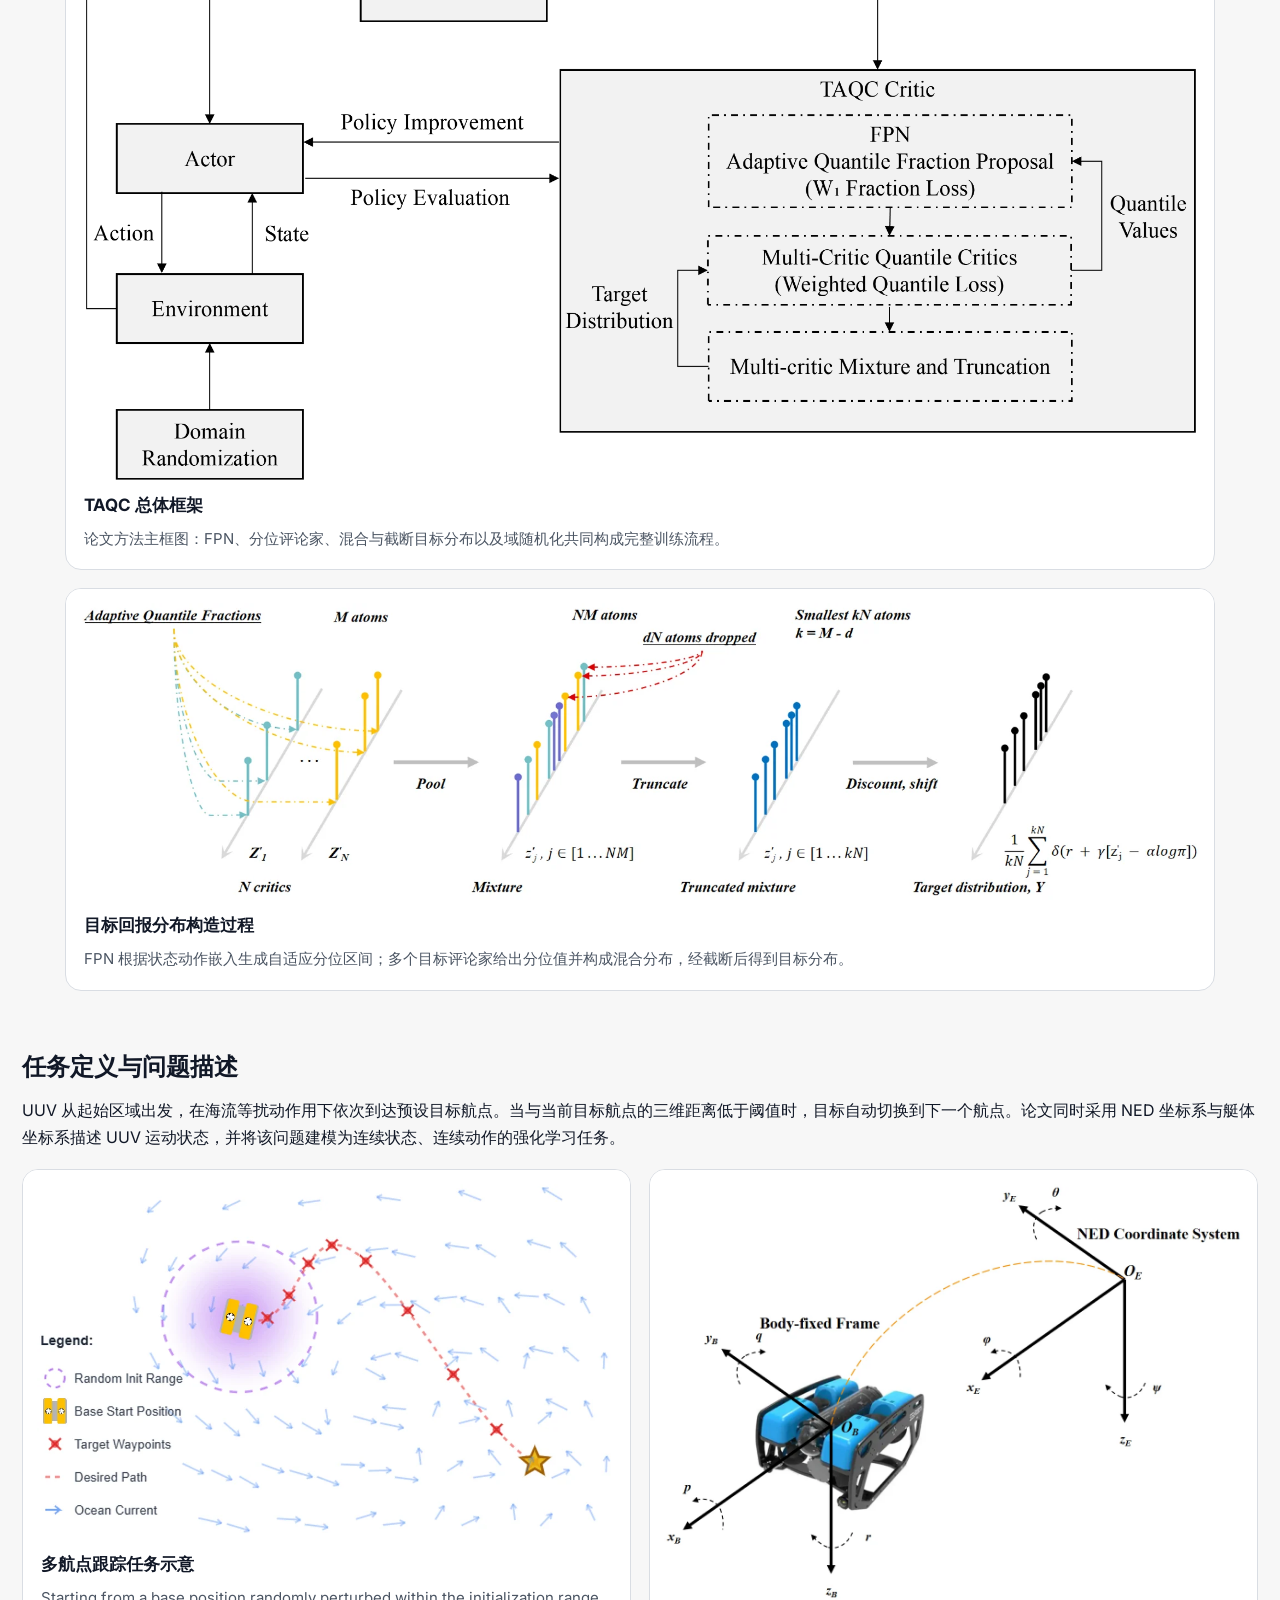
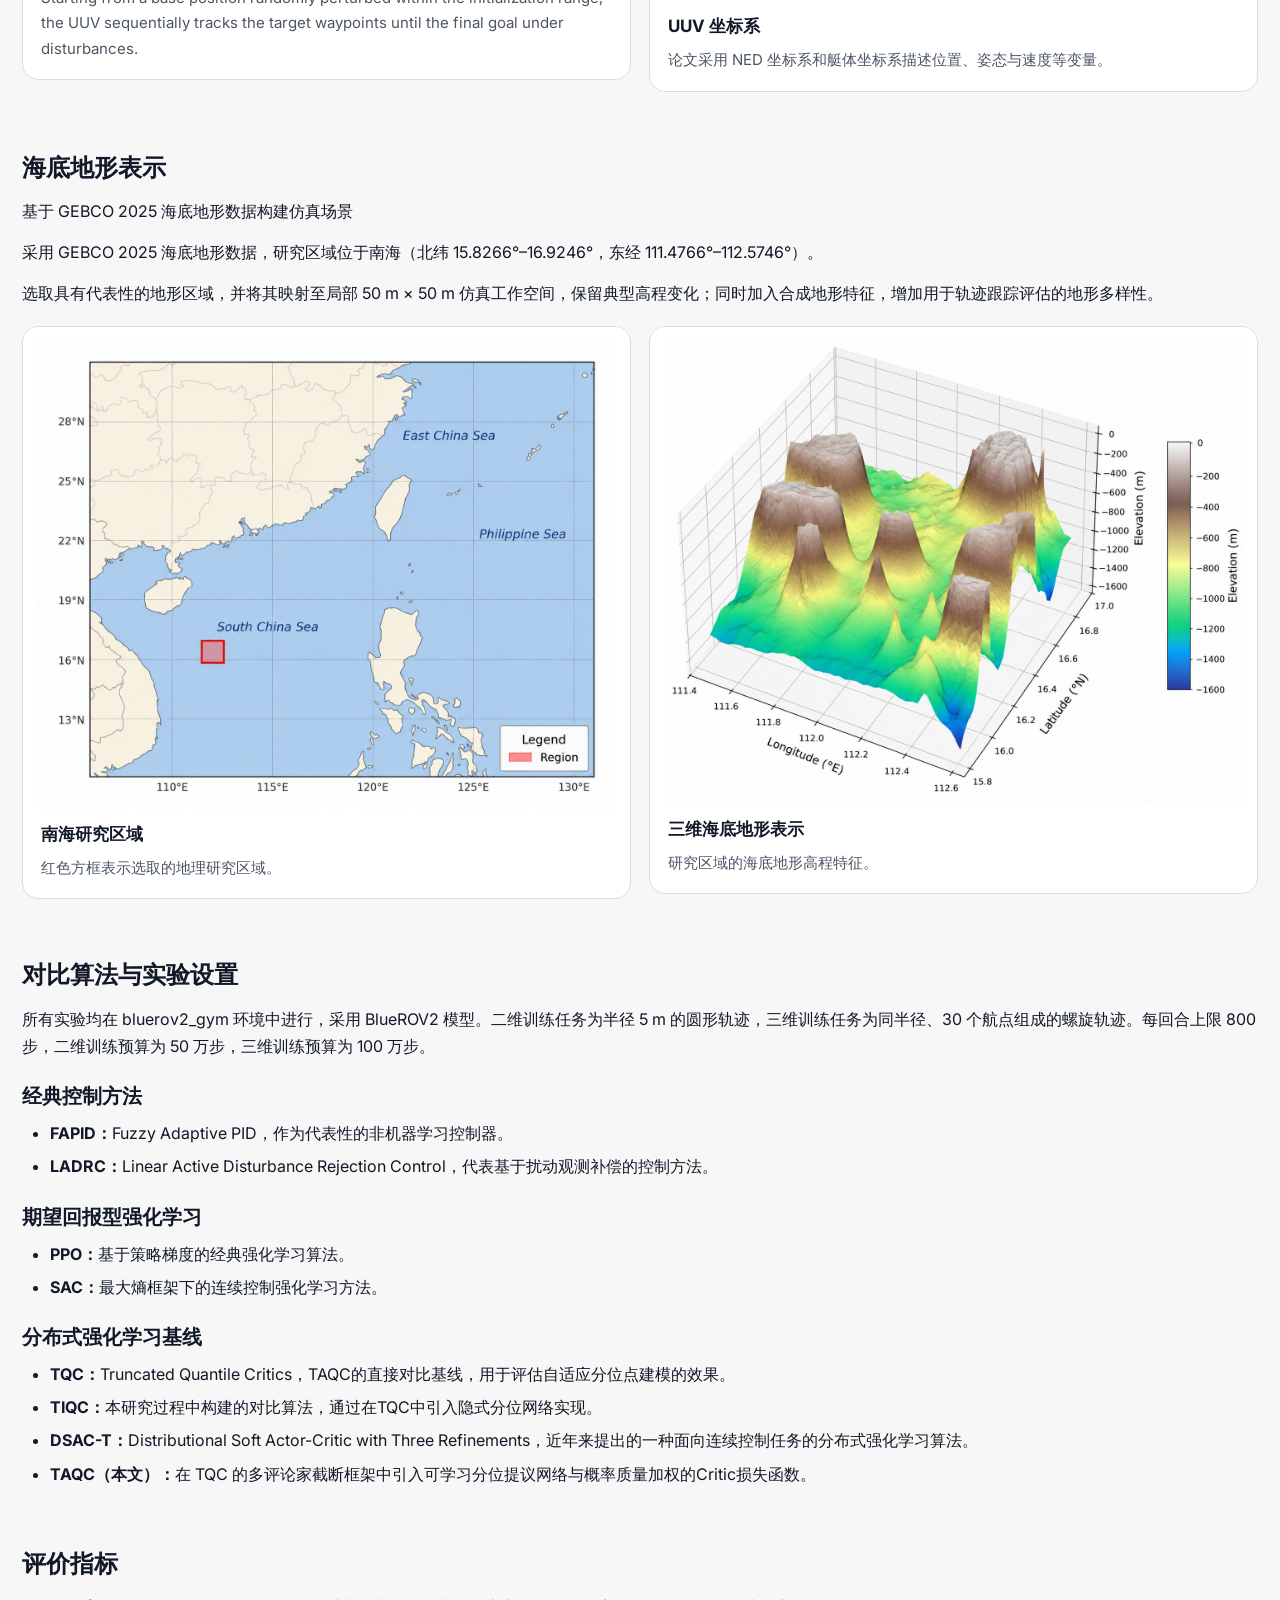
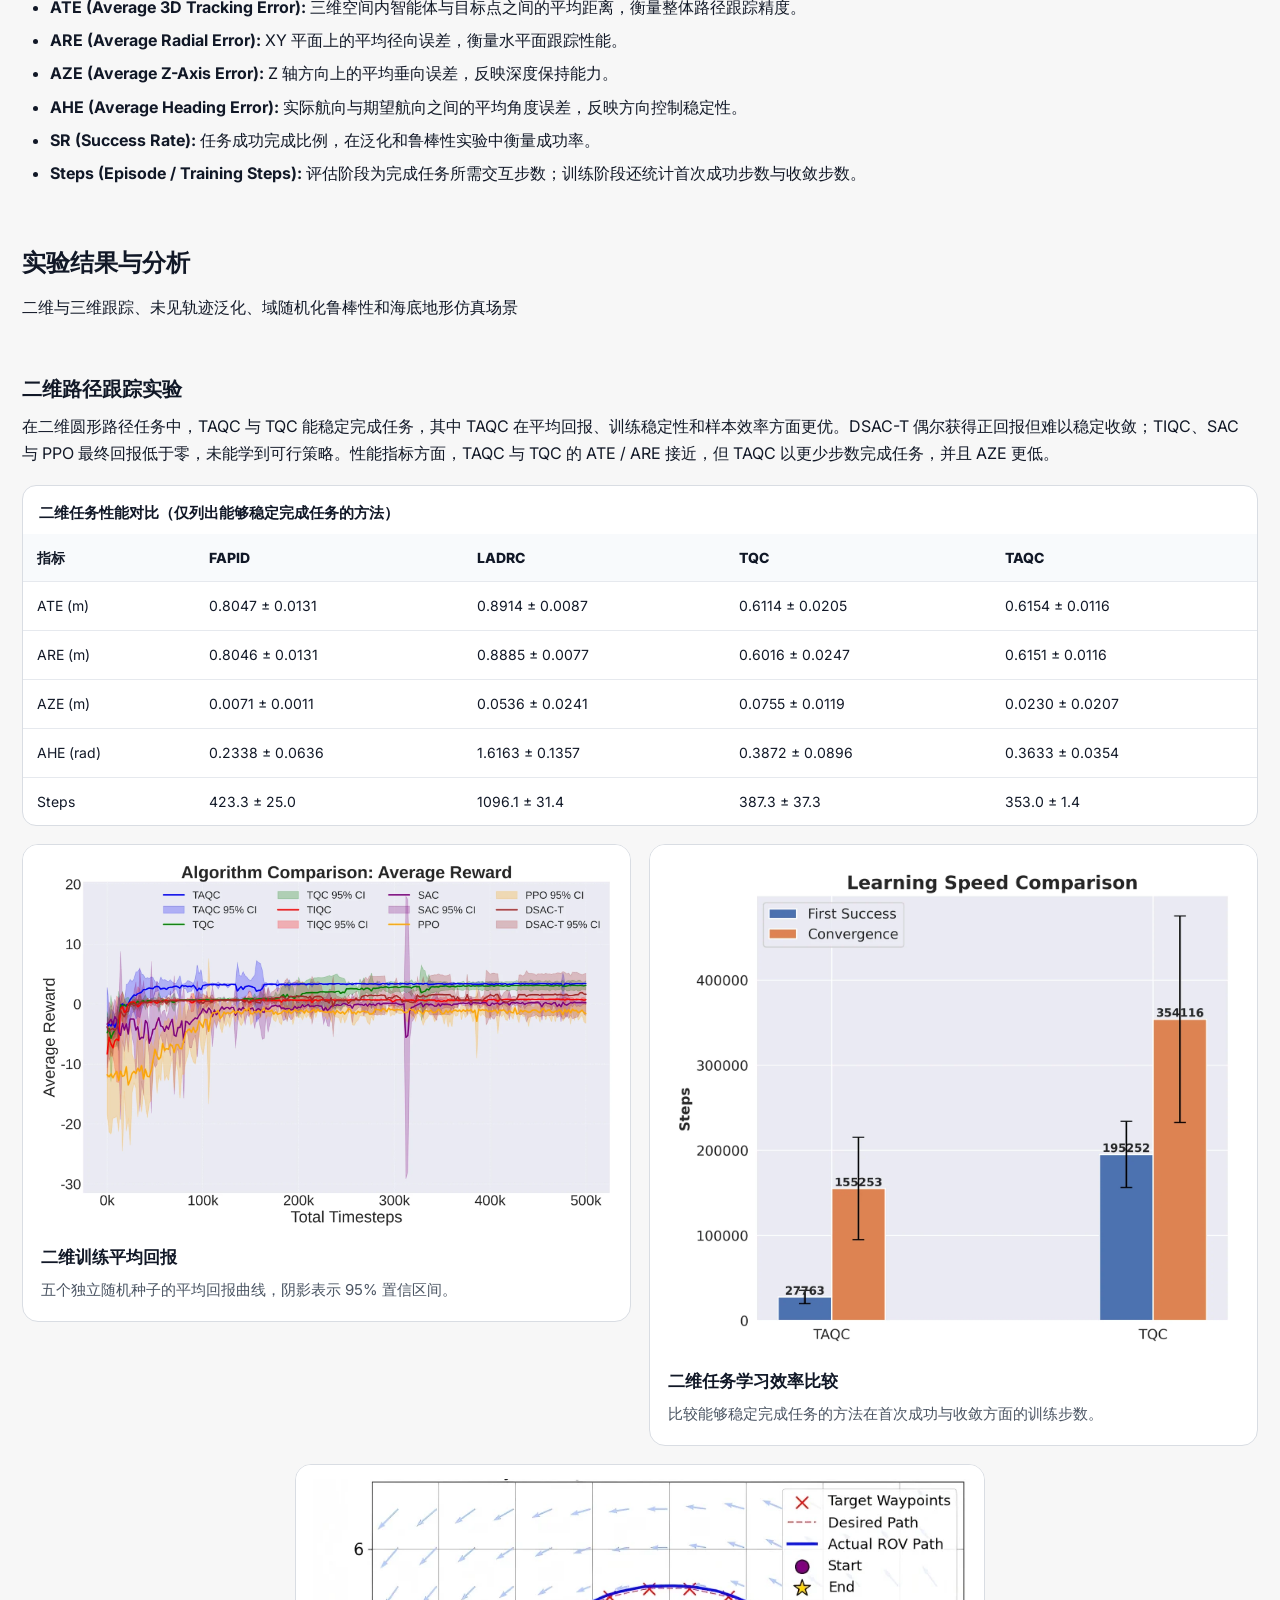
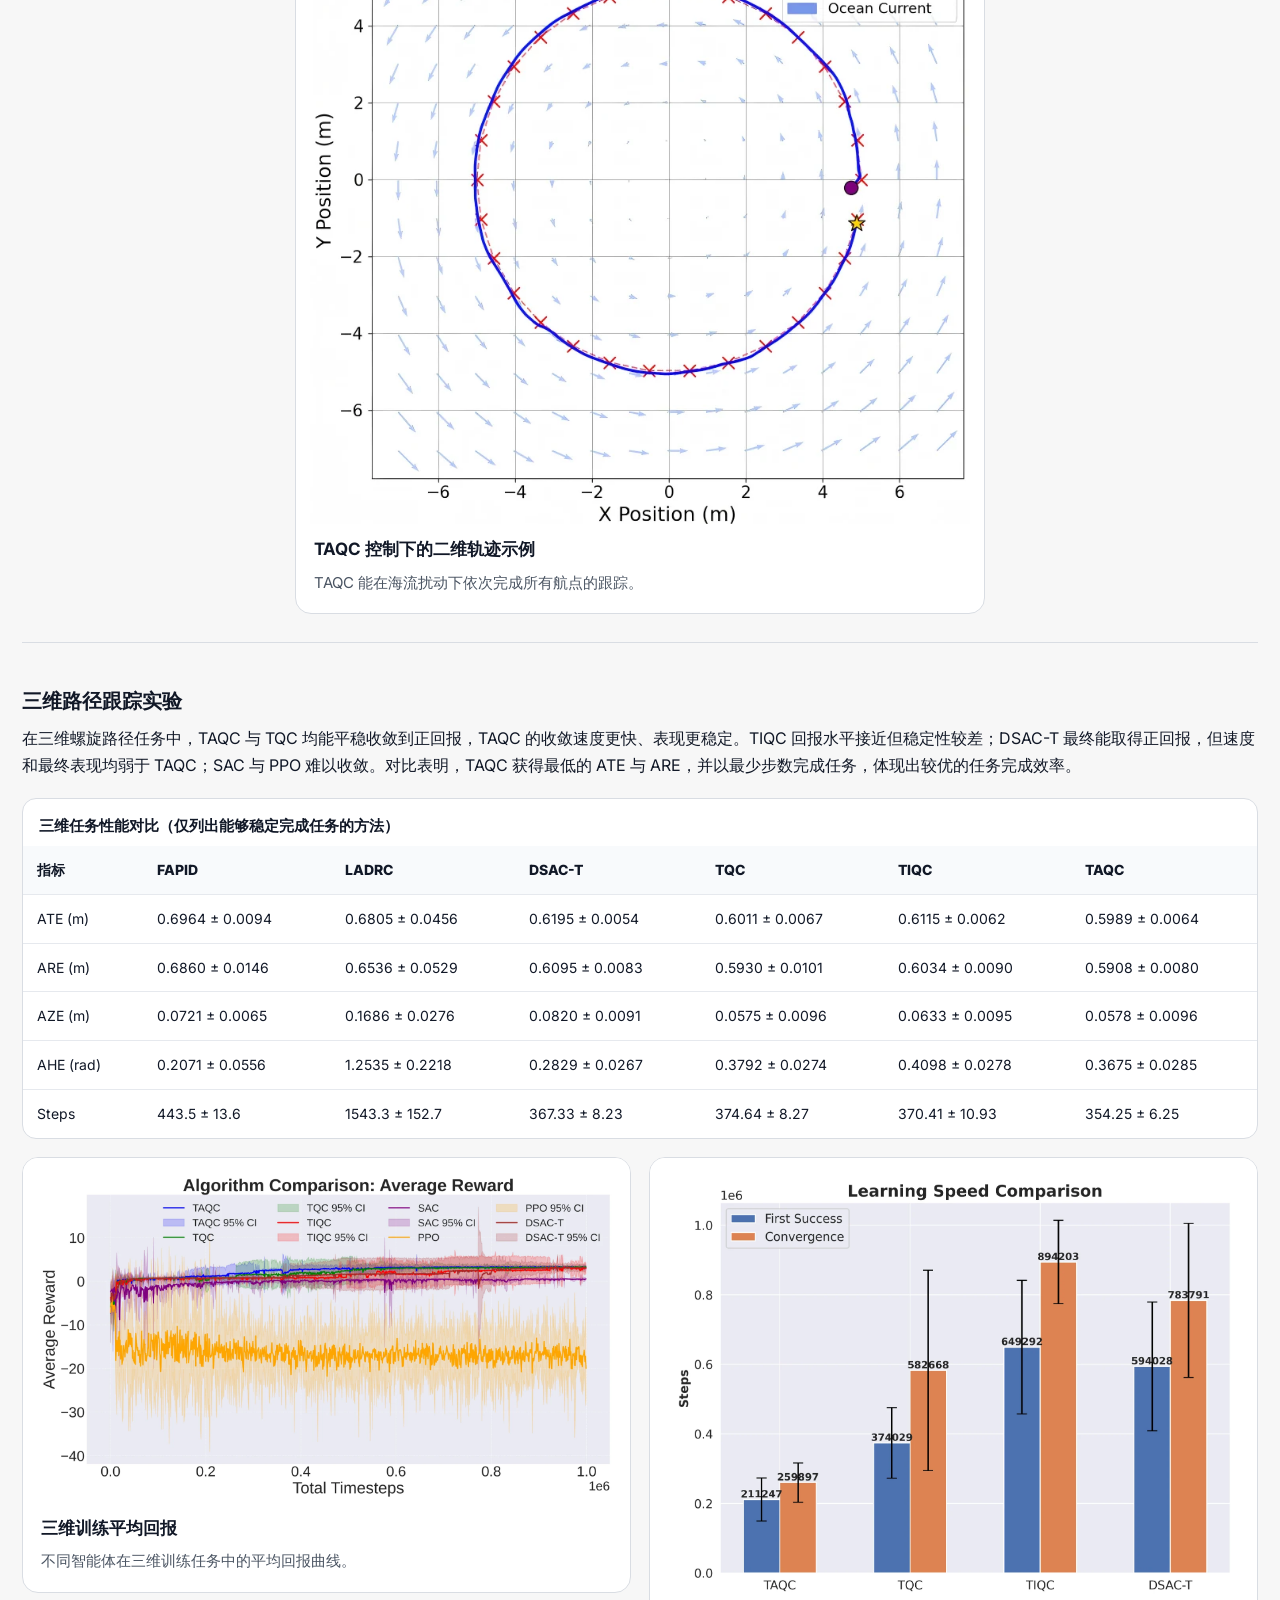
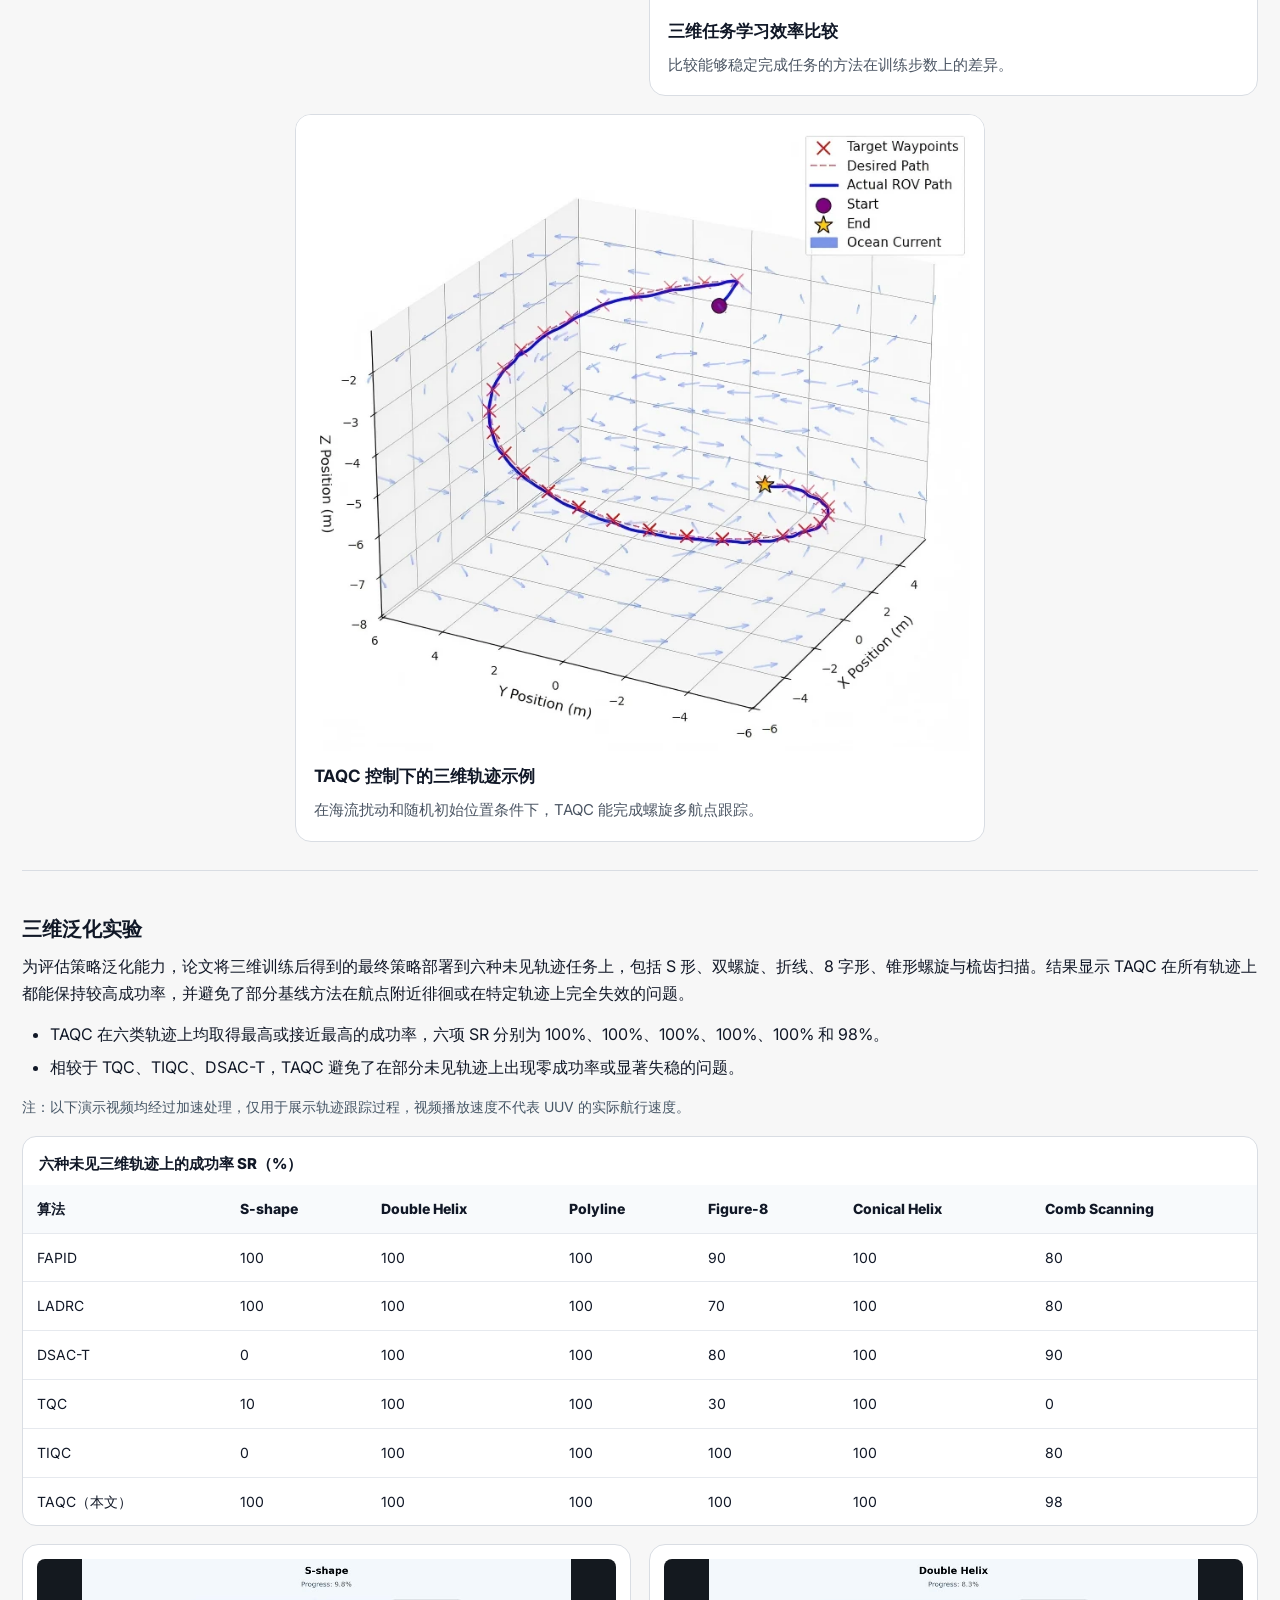
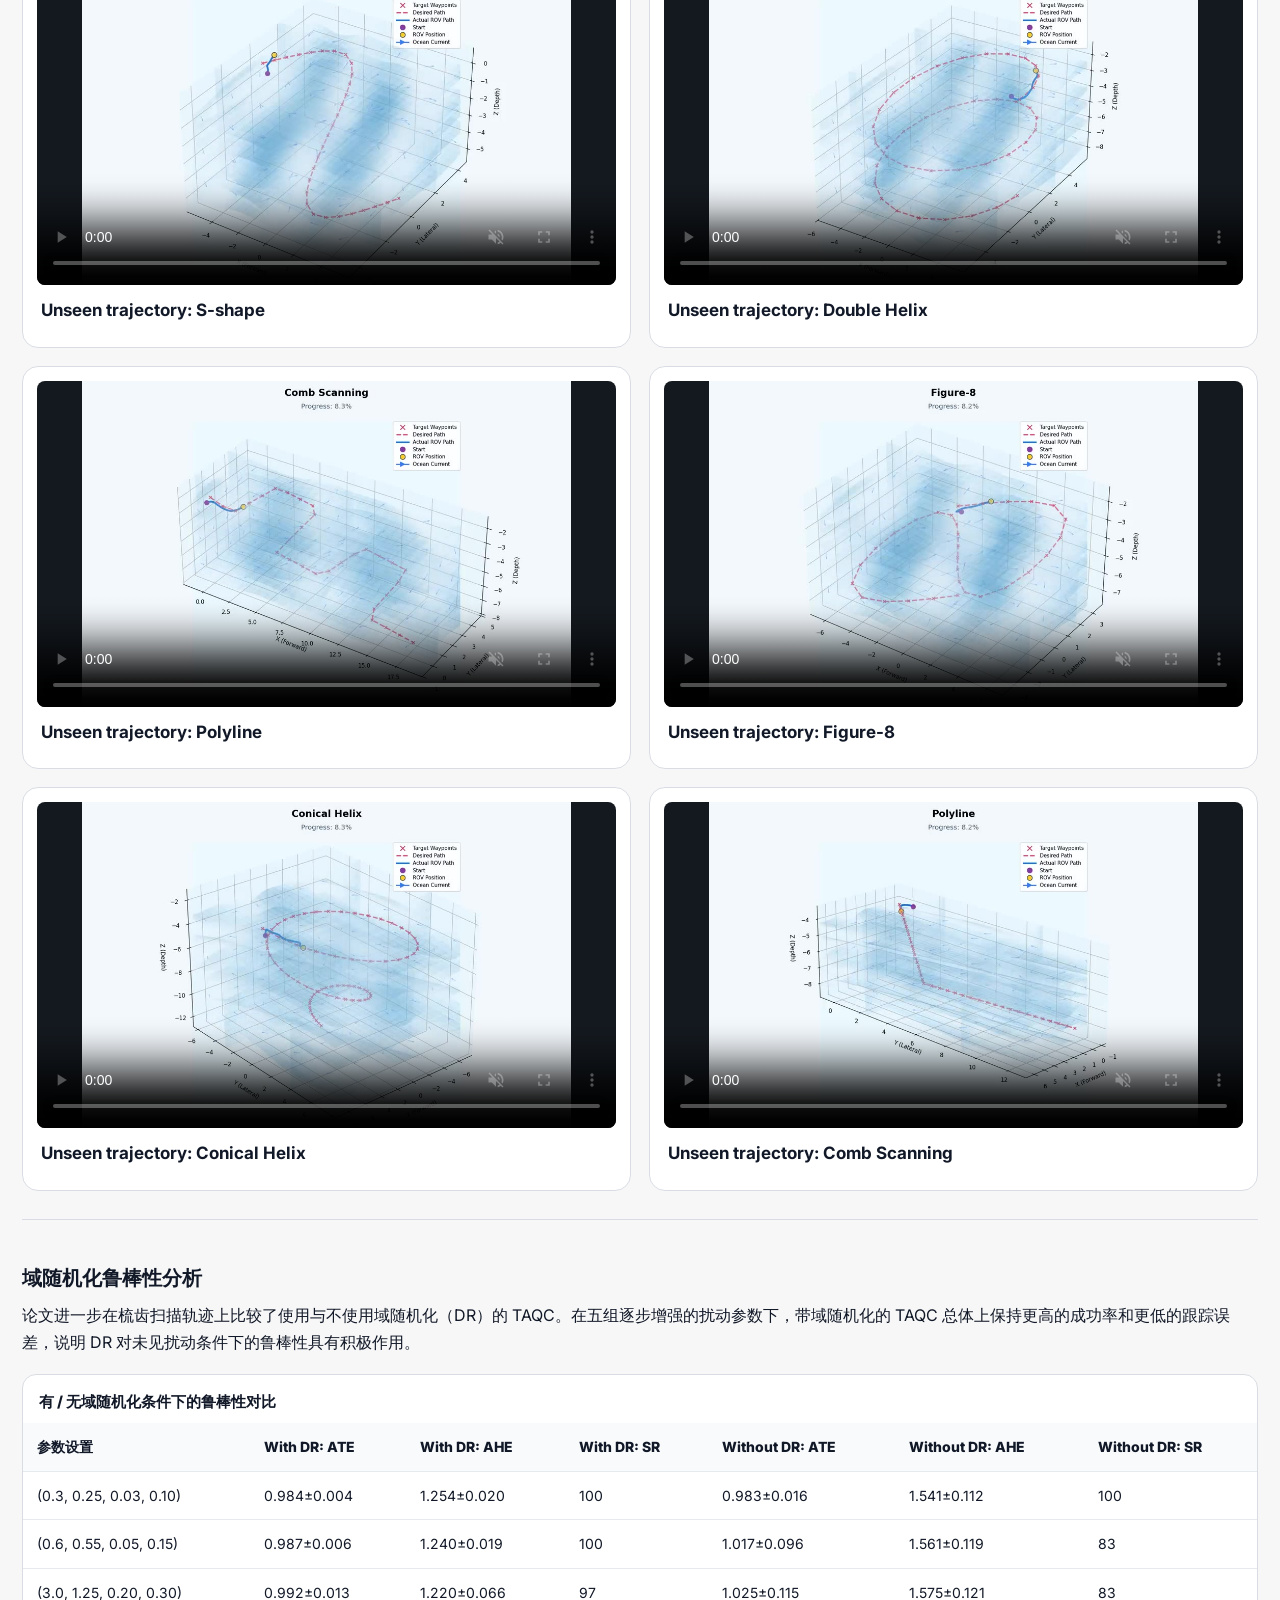
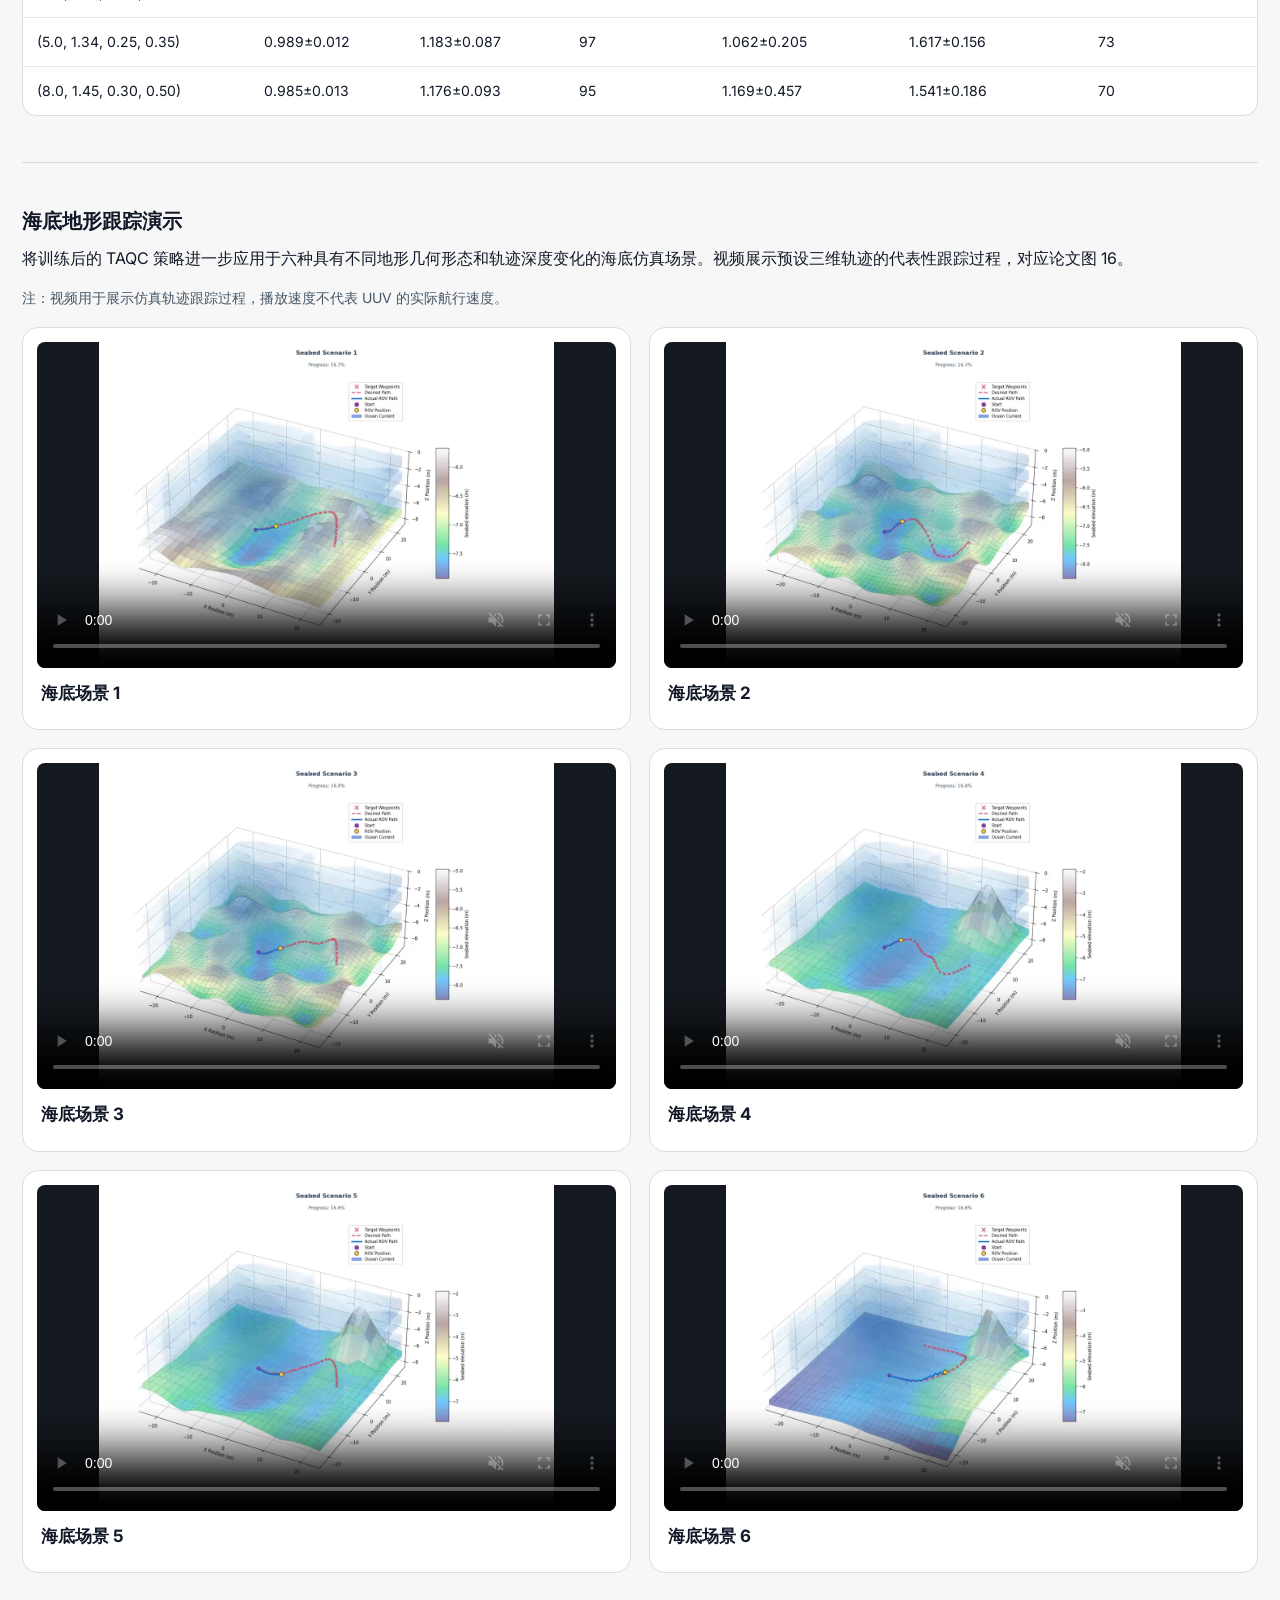
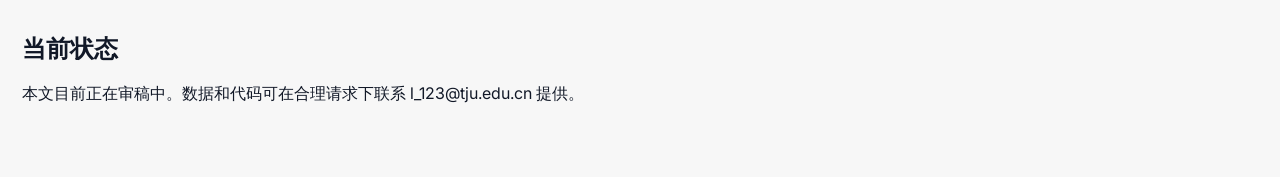
<file: cn/index.html>
<!doctype html>
<html lang="zh">
<head>
  <meta charset="utf-8">
  <meta name="viewport" content="width=device-width, initial-scale=1">
  <meta name="description" content="本研究提出面向 UUV 多航点跟踪的分布式强化学习方法 TAQC，结合自适应分位建模、多评论家截断和域随机化，并通过二维、三维、未见轨迹及多样化海底地形仿真场景评价其性能。">
  <title>基于分布式强化学习的 UUV 多航点自主跟踪控制</title>
  <link rel="stylesheet" href="../assets/style.css">
</head>
<body>
<header class="topbar">
  <div class="bar-inner">
    <a class="brand" href="#top">TAQC</a>
    <nav><a href="#motivation">研究动机</a><a href="#framework">算法框架</a><a href="#task">任务描述</a><a href="#terrain">海底地形</a><a href="#baselines">对比算法</a><a href="#metrics">评价指标</a><a href="#experiments">实验结果</a><a href="#conclusion">当前状态</a></nav>
    <a class="lang" href="../index.html">EN</a>
  </div>
</header>
<main class="page" id="top">
  <section class="landing">
    <h1>基于分布式强化学习的 UUV 多航点自主跟踪控制</h1>
    <div class="subtitle">Autonomous UUV Control for Multi-Waypoint Tracking through Distributional Reinforcement Learning</div>
    <p class="intro">本研究提出面向 UUV 多航点跟踪的分布式强化学习方法 TAQC，结合自适应分位建模、多评论家截断和域随机化，并通过二维、三维、未见轨迹及多样化海底地形仿真场景评价其性能。</p>

    <h2>主要贡献</h2>
    <ul class="feature-bullets"><li><b>端到端 UUV 跟踪控制：</b>基于强化学习的多航点连续跟踪策略。</li><li><b>分布式强化学习：</b>通过回报的分布建模提升学习效率与稳定性。</li><li><b>TAQC 方法：</b>在 TQC 框架中引入可学习分位提议网络与区间质量加权损失。</li><li><b>域随机化训练：</b>增强在存在干扰情况下对未见轨迹的泛化能力。</li></ul>

    <section id="motivation" class="section first-section">
      <h2>研究动机</h2>
      <div class="text-block"><p>传统的UUV路径跟踪方法已在多种条件下表现出良好的控制性能。然而，复杂的水下环境和不断变化的任务需求对控制方法的自适应能力提出了更高要求。强化学习（RL）通过与环境交互学习控制策略，为应对这些挑战提供了一种有前景的方法。</p><p>PPO和SAC等传统强化学习方法主要基于期望回报进行价值估计，未显式建模完整的回报分布，可能忽略回报的波动信息。此外，现有部分分布式强化学习方法采用固定分位点，限制了对复杂回报分布的表达能力。因此，我们探索使用更灵活的回报分布建模方法以期望提高学习效率和稳定性。</p><p>强化学习策略在训练工程中可能会出现过拟合情况，导致其在未见过的环境或任务中性能下降。因此，我们采用域随机化以增强策略对环境变化的适应能力，提高其在不同条件下的泛化性能。</p></div>
      <div class="summary-grid"><div class="summary-card"><div class="num">1</div><p><b>端到端控制</b></p><p>端到端强化学习使UUV能够直接学习从状态观测到控制指令的映射，降低对精确水动力学模型的依赖，并简化控制器设计。同时，该方法能够通过与环境交互学习协调的控制动作，为不确定水下环境中的路径跟踪提供一种灵活的解决方案。</p></div><div class="summary-card"><div class="num">2</div><p><b>自适应分位表示</b></p><p>引入 FPN 生成非均匀分位区间，更灵活地近似复杂回报分布。</p></div><div class="summary-card"><div class="num">3</div><p><b>截断多评论家机制</b></p><p>通过多评论家混合分布与尾部截断抑制高估并提升学习稳定性。</p></div><div class="summary-card"><div class="num">4</div><p><b>域随机化增强泛化</b></p><p>在训练中随机化扰动、参数和初始状态，提升策略泛化性能。</p></div></div>
    </section>
  </section>

  <section id="framework" class="section">
    <h2>算法框架</h2>
    <p>TAQC以TQC为基础，在分布式强化学习框架中显式建模回报分布。其主要组成部分包括可学习的分位点生成网络（FPN）、多评论家分位估计、混合分布的上尾截断机制，以及贯穿训练过程的域随机化。</p>
    <ul>
      <li><b>端到端控制框架：</b>通过与环境交互，直接学习从状态观测到控制指令的映射关系，从而降低对精确动力学模型的依赖，并简化控制器的设计过程。 </li><li><b>FPN 自适应分位提议：</b>针对不同状态—动作对自适应生成非均匀分位区间，从而更灵活地表示复杂回报分布。 </li><li><b>多评论家截断机制：</b>将多个目标评论家的量化原子构造成混合分布，并截断右尾以抑制高估。 </li><li><b>区间质量加权损失：</b>针对非均匀分位区间重构评论家损失，使每个分位项按照对应概率质量参与优化。 </li><li><b>域随机化：</b>训练阶段随机化海流扰动、水动力参数和初始状态，提升策略对未见条件的泛化能力。 </li>
    </ul>
    <div class="figure-stack framework-figures">
    <figure class="paper-figure wide">
      <a href="../assets/img/com_clean.png" target="_blank" aria-label="Open full image">
        <img src="../assets/img/com_clean.png" alt="TAQC 总体框架" loading="lazy">
      </a>
      <figcaption>
        <h4>TAQC 总体框架</h4>
        <p>论文方法主框图：FPN、分位评论家、混合与截断目标分布以及域随机化共同构成完整训练流程。</p>
      </figcaption>
    </figure>
    
    <figure class="paper-figure wide">
      <a href="../assets/img/FPN.webp" target="_blank" aria-label="Open full image">
        <img src="../assets/img/FPN.webp" alt="目标回报分布构造过程" loading="lazy">
      </a>
      <figcaption>
        <h4>目标回报分布构造过程</h4>
        <p>FPN 根据状态动作嵌入生成自适应分位区间；多个目标评论家给出分位值并构成混合分布，经截断后得到目标分布。</p>
      </figcaption>
    </figure>
    </div>
  </section>

  <section id="task" class="section">
    <h2>任务定义与问题描述</h2>
    <p>UUV 从起始区域出发，在海流等扰动作用下依次到达预设目标航点。当与当前目标航点的三维距离低于阈值时，目标自动切换到下一个航点。论文同时采用 NED 坐标系与艇体坐标系描述 UUV 运动状态，并将该问题建模为连续状态、连续动作的强化学习任务。</p>
    <div class="figure-stack task-figures">
    <figure class="paper-figure medium">
      <a href="../assets/img/example2.webp" target="_blank" aria-label="Open full image">
        <img src="../assets/img/example2.webp" alt="多航点跟踪任务示意" loading="lazy">
      </a>
      <figcaption>
        <h4>多航点跟踪任务示意</h4>
        <p>Starting from a base position randomly perturbed within the initialization range, the UUV sequentially tracks the target waypoints until the final goal under disturbances.</p>
      </figcaption>
    </figure>
    
    <figure class="paper-figure medium">
      <a href="../assets/img/rov.webp" target="_blank" aria-label="Open full image">
        <img src="../assets/img/rov.webp" alt="UUV 坐标系" loading="lazy">
      </a>
      <figcaption>
        <h4>UUV 坐标系</h4>
        <p>论文采用 NED 坐标系和艇体坐标系描述位置、姿态与速度等变量。</p>
      </figcaption>
    </figure>
    </div>
  </section>

  <section id="terrain" class="section">
      <h2>海底地形表示</h2>
      <p class="section-subtitle">基于 GEBCO 2025 海底地形数据构建仿真场景</p>
      <div class="text-block"><p>采用 GEBCO 2025 海底地形数据，研究区域位于南海（北纬 15.8266°–16.9246°，东经 111.4766°–112.5746°）。</p><p>选取具有代表性的地形区域，并将其映射至局部 50 m × 50 m 仿真工作空间，保留典型高程变化；同时加入合成地形特征，增加用于轨迹跟踪评估的地形多样性。</p></div>
      <div class="figure-stack terrain-figures">
    <figure class="paper-figure medium">
      <a href="../assets/img/region.png" target="_blank" aria-label="Open full image">
        <img src="../assets/img/region.png" alt="南海研究区域" loading="lazy">
      </a>
      <figcaption>
        <h4>南海研究区域</h4>
        <p>红色方框表示选取的地理研究区域。</p>
      </figcaption>
    </figure>
    
    <figure class="paper-figure medium">
      <a href="../assets/img/seabed.png" target="_blank" aria-label="Open full image">
        <img src="../assets/img/seabed.png" alt="三维海底地形表示" loading="lazy">
      </a>
      <figcaption>
        <h4>三维海底地形表示</h4>
        <p>研究区域的海底地形高程特征。</p>
      </figcaption>
    </figure>
    </div>
    </section>

  <section id="baselines" class="section">
    <h2>对比算法与实验设置</h2>
    <p>所有实验均在 bluerov2_gym 环境中进行，采用 BlueROV2 模型。二维训练任务为半径 5 m 的圆形轨迹，三维训练任务为同半径、30 个航点组成的螺旋轨迹。每回合上限 800 步，二维训练预算为 50 万步，三维训练预算为 100 万步。</p>
    <h3>经典控制方法 </h3><ul><li><b>FAPID：</b>Fuzzy Adaptive PID，作为代表性的非机器学习控制器。 </li><li><b>LADRC：</b>Linear Active Disturbance Rejection Control，代表基于扰动观测补偿的控制方法。 </li></ul><h3>期望回报型强化学习 </h3><ul><li><b>PPO：</b>基于策略梯度的经典强化学习算法。 </li><li><b>SAC：</b>最大熵框架下的连续控制强化学习方法。 </li></ul><h3>分布式强化学习基线 </h3><ul><li><b>TQC：</b>Truncated Quantile Critics，TAQC的直接对比基线，用于评估自适应分位点建模的效果。 </li><li><b>TIQC：</b>本研究过程中构建的对比算法，通过在TQC中引入隐式分位网络实现。 </li><li><b>DSAC-T：</b>Distributional Soft Actor-Critic with Three Refinements，近年来提出的一种面向连续控制任务的分布式强化学习算法。 </li><li><b>TAQC（本文）：</b>在 TQC 的多评论家截断框架中引入可学习分位提议网络与概率质量加权的Critic损失函数。 </li></ul>
  </section>

  <section id="metrics" class="section">
    <h2>评价指标</h2>
    <ul><li><b>ATE (Average 3D Tracking Error):</b> 三维空间内智能体与目标点之间的平均距离，衡量整体路径跟踪精度。 </li><li><b>ARE (Average Radial Error):</b> XY 平面上的平均径向误差，衡量水平面跟踪性能。 </li><li><b>AZE (Average Z-Axis Error):</b> Z 轴方向上的平均垂向误差，反映深度保持能力。 </li><li><b>AHE (Average Heading Error):</b> 实际航向与期望航向之间的平均角度误差，反映方向控制稳定性。 </li><li><b>SR (Success Rate):</b> 任务成功完成比例，在泛化和鲁棒性实验中衡量成功率。 </li><li><b>Steps (Episode / Training Steps):</b> 评估阶段为完成任务所需交互步数；训练阶段还统计首次成功步数与收敛步数。 </li></ul>
  </section>

  <section id="experiments" class="section">
    <h2>实验结果与分析</h2>
    <p>二维与三维跟踪、未见轨迹泛化、域随机化鲁棒性和海底地形仿真场景</p>
    
        <div class="subsection">
          <h3>二维路径跟踪实验</h3>
          <p>在二维圆形路径任务中，TAQC 与 TQC 能稳定完成任务，其中 TAQC 在平均回报、训练稳定性和样本效率方面更优。DSAC-T 偶尔获得正回报但难以稳定收敛；TIQC、SAC 与 PPO 最终回报低于零，未能学到可行策略。性能指标方面，TAQC 与 TQC 的 ATE / ARE 接近，但 TAQC 以更少步数完成任务，并且 AZE 更低。</p>
          
          
          
    <div class="table-wrap">
      <div class="table-caption">二维任务性能对比（仅列出能够稳定完成任务的方法）</div>
      <table>
        <thead><tr><th>指标</th><th>FAPID</th><th>LADRC</th><th>TQC</th><th>TAQC</th></tr></thead>
        <tbody><tr><td>ATE (m)</td><td>0.8047 ± 0.0131</td><td>0.8914 ± 0.0087</td><td>0.6114 ± 0.0205</td><td>0.6154 ± 0.0116</td></tr><tr><td>ARE (m)</td><td>0.8046 ± 0.0131</td><td>0.8885 ± 0.0077</td><td>0.6016 ± 0.0247</td><td>0.6151 ± 0.0116</td></tr><tr><td>AZE (m)</td><td>0.0071 ± 0.0011</td><td>0.0536 ± 0.0241</td><td>0.0755 ± 0.0119</td><td>0.0230 ± 0.0207</td></tr><tr><td>AHE (rad)</td><td>0.2338 ± 0.0636</td><td>1.6163 ± 0.1357</td><td>0.3872 ± 0.0896</td><td>0.3633 ± 0.0354</td></tr><tr><td>Steps</td><td>423.3 ± 25.0</td><td>1096.1 ± 31.4</td><td>387.3 ± 37.3</td><td>353.0 ± 1.4</td></tr></tbody>
      </table>
    </div>
    
          <div class="figure-row two-up training-row">
    <figure class="paper-figure medium">
      <a href="../assets/img/2D__algorithms_reward_comparison.webp" target="_blank" aria-label="Open full image">
        <img src="../assets/img/2D__algorithms_reward_comparison.webp" alt="二维训练平均回报" loading="lazy">
      </a>
      <figcaption>
        <h4>二维训练平均回报</h4>
        <p>五个独立随机种子的平均回报曲线，阴影表示 95% 置信区间。</p>
      </figcaption>
    </figure>
    
    <figure class="paper-figure medium">
      <a href="../assets/img/2D__combo_steps.webp" target="_blank" aria-label="Open full image">
        <img src="../assets/img/2D__combo_steps.webp" alt="二维任务学习效率比较" loading="lazy">
      </a>
      <figcaption>
        <h4>二维任务学习效率比较</h4>
        <p>比较能够稳定完成任务的方法在首次成功与收敛方面的训练步数。</p>
      </figcaption>
    </figure>
    </div>
        <div class="trajectory-row">
    <figure class="paper-figure medium">
      <a href="../assets/img/2D__2d.webp" target="_blank" aria-label="Open full image">
        <img src="../assets/img/2D__2d.webp" alt="TAQC 控制下的二维轨迹示例" loading="lazy">
      </a>
      <figcaption>
        <h4>TAQC 控制下的二维轨迹示例</h4>
        <p>TAQC 能在海流扰动下依次完成所有航点的跟踪。</p>
      </figcaption>
    </figure>
    </div>
        </div>
        
        <div class="subsection">
          <h3>三维路径跟踪实验</h3>
          <p>在三维螺旋路径任务中，TAQC 与 TQC 均能平稳收敛到正回报，TAQC 的收敛速度更快、表现更稳定。TIQC 回报水平接近但稳定性较差；DSAC-T 最终能取得正回报，但速度和最终表现均弱于 TAQC；SAC 与 PPO 难以收敛。对比表明，TAQC 获得最低的 ATE 与 ARE，并以最少步数完成任务，体现出较优的任务完成效率。</p>
          
          
          
    <div class="table-wrap">
      <div class="table-caption">三维任务性能对比（仅列出能够稳定完成任务的方法）</div>
      <table>
        <thead><tr><th>指标</th><th>FAPID</th><th>LADRC</th><th>DSAC-T</th><th>TQC</th><th>TIQC</th><th>TAQC</th></tr></thead>
        <tbody><tr><td>ATE (m)</td><td>0.6964 ± 0.0094</td><td>0.6805 ± 0.0456</td><td>0.6195 ± 0.0054</td><td>0.6011 ± 0.0067</td><td>0.6115 ± 0.0062</td><td>0.5989 ± 0.0064</td></tr><tr><td>ARE (m)</td><td>0.6860 ± 0.0146</td><td>0.6536 ± 0.0529</td><td>0.6095 ± 0.0083</td><td>0.5930 ± 0.0101</td><td>0.6034 ± 0.0090</td><td>0.5908 ± 0.0080</td></tr><tr><td>AZE (m)</td><td>0.0721 ± 0.0065</td><td>0.1686 ± 0.0276</td><td>0.0820 ± 0.0091</td><td>0.0575 ± 0.0096</td><td>0.0633 ± 0.0095</td><td>0.0578 ± 0.0096</td></tr><tr><td>AHE (rad)</td><td>0.2071 ± 0.0556</td><td>1.2535 ± 0.2218</td><td>0.2829 ± 0.0267</td><td>0.3792 ± 0.0274</td><td>0.4098 ± 0.0278</td><td>0.3675 ± 0.0285</td></tr><tr><td>Steps</td><td>443.5 ± 13.6</td><td>1543.3 ± 152.7</td><td>367.33 ± 8.23</td><td>374.64 ± 8.27</td><td>370.41 ± 10.93</td><td>354.25 ± 6.25</td></tr></tbody>
      </table>
    </div>
    
          <div class="figure-row two-up training-row">
    <figure class="paper-figure medium">
      <a href="../assets/img/3D__algorithm_comparison_rewards_by_timestep.webp" target="_blank" aria-label="Open full image">
        <img src="../assets/img/3D__algorithm_comparison_rewards_by_timestep.webp" alt="三维训练平均回报" loading="lazy">
      </a>
      <figcaption>
        <h4>三维训练平均回报</h4>
        <p>不同智能体在三维训练任务中的平均回报曲线。</p>
      </figcaption>
    </figure>
    
    <figure class="paper-figure medium">
      <a href="../assets/img/3D__combo_steps.webp" target="_blank" aria-label="Open full image">
        <img src="../assets/img/3D__combo_steps.webp" alt="三维任务学习效率比较" loading="lazy">
      </a>
      <figcaption>
        <h4>三维任务学习效率比较</h4>
        <p>比较能够稳定完成任务的方法在训练步数上的差异。</p>
      </figcaption>
    </figure>
    </div>
        <div class="trajectory-row">
    <figure class="paper-figure medium">
      <a href="../assets/img/3D__3D.webp" target="_blank" aria-label="Open full image">
        <img src="../assets/img/3D__3D.webp" alt="TAQC 控制下的三维轨迹示例" loading="lazy">
      </a>
      <figcaption>
        <h4>TAQC 控制下的三维轨迹示例</h4>
        <p>在海流扰动和随机初始位置条件下，TAQC 能完成螺旋多航点跟踪。</p>
      </figcaption>
    </figure>
    </div>
        </div>
        
        <div class="subsection">
          <h3>三维泛化实验</h3>
          <p>为评估策略泛化能力，论文将三维训练后得到的最终策略部署到六种未见轨迹任务上，包括 S 形、双螺旋、折线、8 字形、锥形螺旋与梳齿扫描。结果显示 TAQC 在所有轨迹上都能保持较高成功率，并避免了部分基线方法在航点附近徘徊或在特定轨迹上完全失效的问题。</p>
          <ul><li>TAQC 在六类轨迹上均取得最高或接近最高的成功率，六项 SR 分别为 100%、100%、100%、100%、100% 和 98%。</li><li>相较于 TQC、TIQC、DSAC-T，TAQC 避免了在部分未见轨迹上出现零成功率或显著失稳的问题。</li></ul>
          <p class="video-speed-note">注：以下演示视频均经过加速处理，仅用于展示轨迹跟踪过程，视频播放速度不代表 UUV 的实际航行速度。</p>
          
    <div class="table-wrap">
      <div class="table-caption">六种未见三维轨迹上的成功率 SR（%）</div>
      <table>
        <thead><tr><th>算法</th><th>S-shape</th><th>Double Helix</th><th>Polyline</th><th>Figure-8</th><th>Conical Helix</th><th>Comb Scanning</th></tr></thead>
        <tbody><tr><td>FAPID</td><td>100</td><td>100</td><td>100</td><td>90</td><td>100</td><td>80</td></tr><tr><td>LADRC</td><td>100</td><td>100</td><td>100</td><td>70</td><td>100</td><td>80</td></tr><tr><td>DSAC-T</td><td>0</td><td>100</td><td>100</td><td>80</td><td>100</td><td>90</td></tr><tr><td>TQC</td><td>10</td><td>100</td><td>100</td><td>30</td><td>100</td><td>0</td></tr><tr><td>TIQC</td><td>0</td><td>100</td><td>100</td><td>100</td><td>100</td><td>80</td></tr><tr><td>TAQC（本文）</td><td>100</td><td>100</td><td>100</td><td>100</td><td>100</td><td>98</td></tr></tbody>
      </table>
    </div>
    
          <div class="figure-stack experiment-figures">
    <figure class="paper-figure video-figure medium">
      <video class="auto-demo" controls autoplay muted loop playsinline preload="metadata" poster="../assets/video/poster/s_path.jpg" aria-label="Unseen trajectory: S-shape">
        <source src="../assets/video/s_path.mp4" type="video/mp4">
      </video>
      <figcaption>
        <h4>Unseen trajectory: S-shape</h4>
      </figcaption>
    </figure>
    
    <figure class="paper-figure video-figure medium">
      <video class="auto-demo" controls autoplay muted loop playsinline preload="metadata" poster="../assets/video/poster/double_spiral.jpg" aria-label="Unseen trajectory: Double Helix">
        <source src="../assets/video/double_spiral.mp4" type="video/mp4">
      </video>
      <figcaption>
        <h4>Unseen trajectory: Double Helix</h4>
      </figcaption>
    </figure>
    
    <figure class="paper-figure video-figure medium">
      <video class="auto-demo" controls autoplay muted loop playsinline preload="metadata" poster="../assets/video/poster/square.jpg" aria-label="Unseen trajectory: Polyline">
        <source src="../assets/video/square.mp4" type="video/mp4">
      </video>
      <figcaption>
        <h4>Unseen trajectory: Polyline</h4>
      </figcaption>
    </figure>
    
    <figure class="paper-figure video-figure medium">
      <video class="auto-demo" controls autoplay muted loop playsinline preload="metadata" poster="../assets/video/poster/figure8.jpg" aria-label="Unseen trajectory: Figure-8">
        <source src="../assets/video/figure8.mp4" type="video/mp4">
      </video>
      <figcaption>
        <h4>Unseen trajectory: Figure-8</h4>
      </figcaption>
    </figure>
    
    <figure class="paper-figure video-figure medium">
      <video class="auto-demo" controls autoplay muted loop playsinline preload="metadata" poster="../assets/video/poster/conical_helix.jpg" aria-label="Unseen trajectory: Conical Helix">
        <source src="../assets/video/conical_helix.mp4" type="video/mp4">
      </video>
      <figcaption>
        <h4>Unseen trajectory: Conical Helix</h4>
      </figcaption>
    </figure>
    
    <figure class="paper-figure video-figure medium">
      <video class="auto-demo" controls autoplay muted loop playsinline preload="metadata" poster="../assets/video/poster/zigzag_3d.jpg" aria-label="Unseen trajectory: Comb Scanning">
        <source src="../assets/video/zigzag_3d.mp4" type="video/mp4">
      </video>
      <figcaption>
        <h4>Unseen trajectory: Comb Scanning</h4>
      </figcaption>
    </figure>
    </div>
        </div>
        
        <div class="subsection">
          <h3>域随机化鲁棒性分析</h3>
          <p>论文进一步在梳齿扫描轨迹上比较了使用与不使用域随机化（DR）的 TAQC。在五组逐步增强的扰动参数下，带域随机化的 TAQC 总体上保持更高的成功率和更低的跟踪误差，说明 DR 对未见扰动条件下的鲁棒性具有积极作用。</p>
          
          
          
    <div class="table-wrap">
      <div class="table-caption">有 / 无域随机化条件下的鲁棒性对比</div>
      <table>
        <thead><tr><th>参数设置</th><th>With DR: ATE</th><th>With DR: AHE</th><th>With DR: SR</th><th>Without DR: ATE</th><th>Without DR: AHE</th><th>Without DR: SR</th></tr></thead>
        <tbody><tr><td>(0.3, 0.25, 0.03, 0.10)</td><td>0.984±0.004</td><td>1.254±0.020</td><td>100</td><td>0.983±0.016</td><td>1.541±0.112</td><td>100</td></tr><tr><td>(0.6, 0.55, 0.05, 0.15)</td><td>0.987±0.006</td><td>1.240±0.019</td><td>100</td><td>1.017±0.096</td><td>1.561±0.119</td><td>83</td></tr><tr><td>(3.0, 1.25, 0.20, 0.30)</td><td>0.992±0.013</td><td>1.220±0.066</td><td>97</td><td>1.025±0.115</td><td>1.575±0.121</td><td>83</td></tr><tr><td>(5.0, 1.34, 0.25, 0.35)</td><td>0.989±0.012</td><td>1.183±0.087</td><td>97</td><td>1.062±0.205</td><td>1.617±0.156</td><td>73</td></tr><tr><td>(8.0, 1.45, 0.30, 0.50)</td><td>0.985±0.013</td><td>1.176±0.093</td><td>95</td><td>1.169±0.457</td><td>1.541±0.186</td><td>70</td></tr></tbody>
      </table>
    </div>
    
          <div class="figure-stack experiment-figures"></div>
        </div>
        
        <div class="subsection">
          <h3>海底地形跟踪演示</h3>
          <p>将训练后的 TAQC 策略进一步应用于六种具有不同地形几何形态和轨迹深度变化的海底仿真场景。视频展示预设三维轨迹的代表性跟踪过程，对应论文图 16。</p>
          
          <p class="video-speed-note">注：视频用于展示仿真轨迹跟踪过程，播放速度不代表 UUV 的实际航行速度。</p>
          
          <div class="figure-stack experiment-figures">
    <figure class="paper-figure video-figure medium">
      <video class="auto-demo" controls autoplay muted loop playsinline preload="metadata" poster="../assets/video/poster/01.jpg" aria-label="海底场景 1">
        <source src="../assets/video/01.mp4" type="video/mp4">
      </video>
      <figcaption>
        <h4>海底场景 1</h4>
      </figcaption>
    </figure>
    
    <figure class="paper-figure video-figure medium">
      <video class="auto-demo" controls autoplay muted loop playsinline preload="metadata" poster="../assets/video/poster/02.jpg" aria-label="海底场景 2">
        <source src="../assets/video/02.mp4" type="video/mp4">
      </video>
      <figcaption>
        <h4>海底场景 2</h4>
      </figcaption>
    </figure>
    
    <figure class="paper-figure video-figure medium">
      <video class="auto-demo" controls autoplay muted loop playsinline preload="metadata" poster="../assets/video/poster/03.jpg" aria-label="海底场景 3">
        <source src="../assets/video/03.mp4" type="video/mp4">
      </video>
      <figcaption>
        <h4>海底场景 3</h4>
      </figcaption>
    </figure>
    
    <figure class="paper-figure video-figure medium">
      <video class="auto-demo" controls autoplay muted loop playsinline preload="metadata" poster="../assets/video/poster/04.jpg" aria-label="海底场景 4">
        <source src="../assets/video/04.mp4" type="video/mp4">
      </video>
      <figcaption>
        <h4>海底场景 4</h4>
      </figcaption>
    </figure>
    
    <figure class="paper-figure video-figure medium">
      <video class="auto-demo" controls autoplay muted loop playsinline preload="metadata" poster="../assets/video/poster/05.jpg" aria-label="海底场景 5">
        <source src="../assets/video/05.mp4" type="video/mp4">
      </video>
      <figcaption>
        <h4>海底场景 5</h4>
      </figcaption>
    </figure>
    
    <figure class="paper-figure video-figure medium">
      <video class="auto-demo" controls autoplay muted loop playsinline preload="metadata" poster="../assets/video/poster/06.jpg" aria-label="海底场景 6">
        <source src="../assets/video/06.mp4" type="video/mp4">
      </video>
      <figcaption>
        <h4>海底场景 6</h4>
      </figcaption>
    </figure>
    </div>
        </div>
        
  </section>

  <section id="conclusion" class="section">
    <h2>当前状态</h2>
    <p>本文目前正在审稿中。数据和代码可在合理请求下联系 l_123@tju.edu.cn 提供。</p>
  </section>

</main>
<script src="../assets/js/video-autoplay.js" defer></script>
</body>
</html>
</file>
<file: assets/style.css>
@import url('https://fonts.googleapis.com/css2?family=Inter:wght@400;500;600;700;800&display=swap');
:root{
  --bg:#f7f7f7;
  --card:#ffffff;
  --text:#111827;
  --muted:#374151;
  --line:#d9dde3;
  --soft:#f1f3f5;
  --accent:#0f172a;
}
*{box-sizing:border-box}
html{scroll-behavior:smooth}
body{margin:0;background:var(--bg);color:var(--text);font-family:'Inter','Microsoft YaHei',sans-serif;line-height:1.7}
a{color:inherit}
img{display:block;max-width:100%}
.topbar{position:sticky;top:0;z-index:50;background:rgba(255,255,255,.96);border-bottom:1px solid var(--line);backdrop-filter:blur(12px)}
.bar-inner{max-width:1560px;margin:0 auto;padding:12px 22px;display:flex;align-items:center;gap:22px}
.brand{font-weight:800;text-decoration:none}
.topbar nav{display:flex;gap:16px;flex-wrap:wrap;margin-left:auto}
.topbar nav a{font-size:13px;color:#4b5563;text-decoration:none;font-weight:600}
.topbar nav a:hover,.lang:hover{color:#111827}
.lang{font-size:13px;font-weight:700;text-decoration:none;border:1px solid var(--line);padding:6px 10px;border-radius:999px}
.page{max-width:1560px;margin:0 auto;padding:18px 22px 56px}
.landing{padding-top:12px}
h1{font-size:clamp(34px,3.1vw,56px);line-height:1.25;letter-spacing:-.02em;margin:6px 0 10px}
.subtitle{font-size:20px;font-weight:700;color:#1f2937;margin-bottom:8px}
.meta{font-size:14px;color:#4b5563;margin-bottom:18px}
.intro{font-size:18px;color:#111827;margin:0 0 22px}
h2{font-size:24px;line-height:1.35;margin:28px 0 14px}
h3{font-size:20px;line-height:1.4;margin:22px 0 10px}
h4{font-size:17px;line-height:1.4;margin:0 0 8px}
p{font-size:16px;margin:0 0 14px;color:#111827}
ul{margin:0 0 14px 0;padding-left:28px}
li{font-size:16px;margin:6px 0;color:#111827}
.feature-bullets{margin-bottom:12px}
.feature-bullets li{font-size:17px}
.section{padding-top:12px;margin-top:20px}
.text-block p{margin-bottom:14px}
.summary-grid{display:grid;grid-template-columns:repeat(4,minmax(0,1fr));gap:18px;margin-top:18px}
.summary-card{background:#fafafa;border:1px solid var(--line);border-radius:18px;padding:20px;min-height:220px;box-shadow:0 2px 10px rgba(0,0,0,.03)}
.summary-card .num{font-size:28px;font-weight:800;margin-bottom:8px;color:#111827}
.summary-card p{margin:0 0 10px}
.paper-figure{margin:20px 0;background:#fff;border:1px solid var(--line);border-radius:16px;overflow:hidden}
.paper-figure a{display:block;padding:16px;background:#fff}
.paper-figure img{width:100%;height:auto;object-fit:contain}
.paper-figure figcaption{padding:0 18px 18px}
.paper-figure figcaption p{color:#4b5563;font-size:15px;margin-bottom:0}
.figure-stack{display:block}
.table-wrap{margin:18px 0 10px;overflow:auto;border:1px solid var(--line);border-radius:14px;background:#fff}
.table-caption{padding:14px 16px 8px;font-size:15px;font-weight:800}
table{width:100%;border-collapse:collapse;min-width:720px}
th,td{padding:12px 14px;border-top:1px solid #e6e9ee;text-align:left;vertical-align:top;font-size:14px}
thead th{background:#f8fafc;border-top:none;font-weight:800}
.subsection{margin-top:28px;padding-top:4px}
.subsection+.subsection{border-top:1px solid var(--line);padding-top:22px}
.endnote{padding-bottom:30px}
.endnote a{text-decoration:underline}
@media (max-width: 1120px){
  .summary-grid{grid-template-columns:repeat(2,minmax(0,1fr))}
}
@media (max-width: 760px){
  .bar-inner{padding:10px 16px;gap:10px;align-items:flex-start}
  .topbar nav{width:100%;order:3;overflow:auto;flex-wrap:nowrap;padding-bottom:4px}
  .page{padding:14px 16px 44px}
  h1{font-size:32px}
  .subtitle{font-size:18px}
  .intro,li,p{font-size:15px}
  .summary-grid{grid-template-columns:1fr}
  th,td{padding:10px 12px}
}

/* Responsive image-size controls: wide figures span the row; smaller figures sit side by side. */
.figure-stack{display:grid;grid-template-columns:repeat(2,minmax(0,1fr));align-items:start;gap:18px;margin-top:18px}
.paper-figure{width:100%;margin:0;min-width:0}
.paper-figure.wide{grid-column:1/-1}
.paper-figure.small{max-width:570px;justify-self:center}
.paper-figure a{padding:14px}
.paper-figure img{width:100%;height:auto;object-fit:contain}
.framework-figures .paper-figure.wide{max-width:1150px;width:100%;justify-self:center}
.task-figures .paper-figure.medium{max-width:700px}
.experiment-figures .paper-figure.medium{max-width:650px;justify-self:center}
@media (max-width:720px){.figure-stack{grid-template-columns:minmax(0,1fr)}.paper-figure.wide{grid-column:1}}


.figure-row{display:grid;grid-template-columns:repeat(2,minmax(0,1fr));gap:18px;align-items:start;margin-top:18px}
.figure-row .paper-figure{margin:0}
.single-first{margin-top:18px}
.single-first .paper-figure.wide{max-width:760px;justify-self:start}
.experiment-figures.single-first{grid-template-columns:minmax(0,1fr)}
.figure-row.two-up .paper-figure.medium{max-width:none;width:100%;justify-self:stretch}
@media (max-width:720px){.figure-row{grid-template-columns:minmax(0,1fr)}}

/* V8: reward + learning speed share a row; the trajectory is centered below. */
.training-row .paper-figure{width:100%;max-width:none;justify-self:stretch}
.trajectory-row{display:flex;justify-content:center;margin-top:18px}
.trajectory-row .paper-figure{width:100%;max-width:690px}
/* The six unseen trajectories form a two-column / three-row gallery. */
.experiment-figures{grid-template-columns:repeat(2,minmax(0,1fr))}
@media(max-width:720px){
 .training-row,.experiment-figures{grid-template-columns:minmax(0,1fr)}
 .trajectory-row .paper-figure{max-width:100%}
}

/* Inline MP4 experiment videos */
.video-figure video{display:block;width:100%;height:auto;aspect-ratio:16/9;background:#14191f;object-fit:contain;border-radius:8px;margin:0 auto}
.video-figure{padding:14px 14px 0}
.video-figure figcaption{padding:14px 4px 16px}


/* Autoplay note above the six-video gallery */
.video-speed-note{margin:12px 0 16px;color:#465666;font-size:14px;line-height:1.65}
@media(max-width:760px){.video-speed-note{font-size:13px}}
</file>
